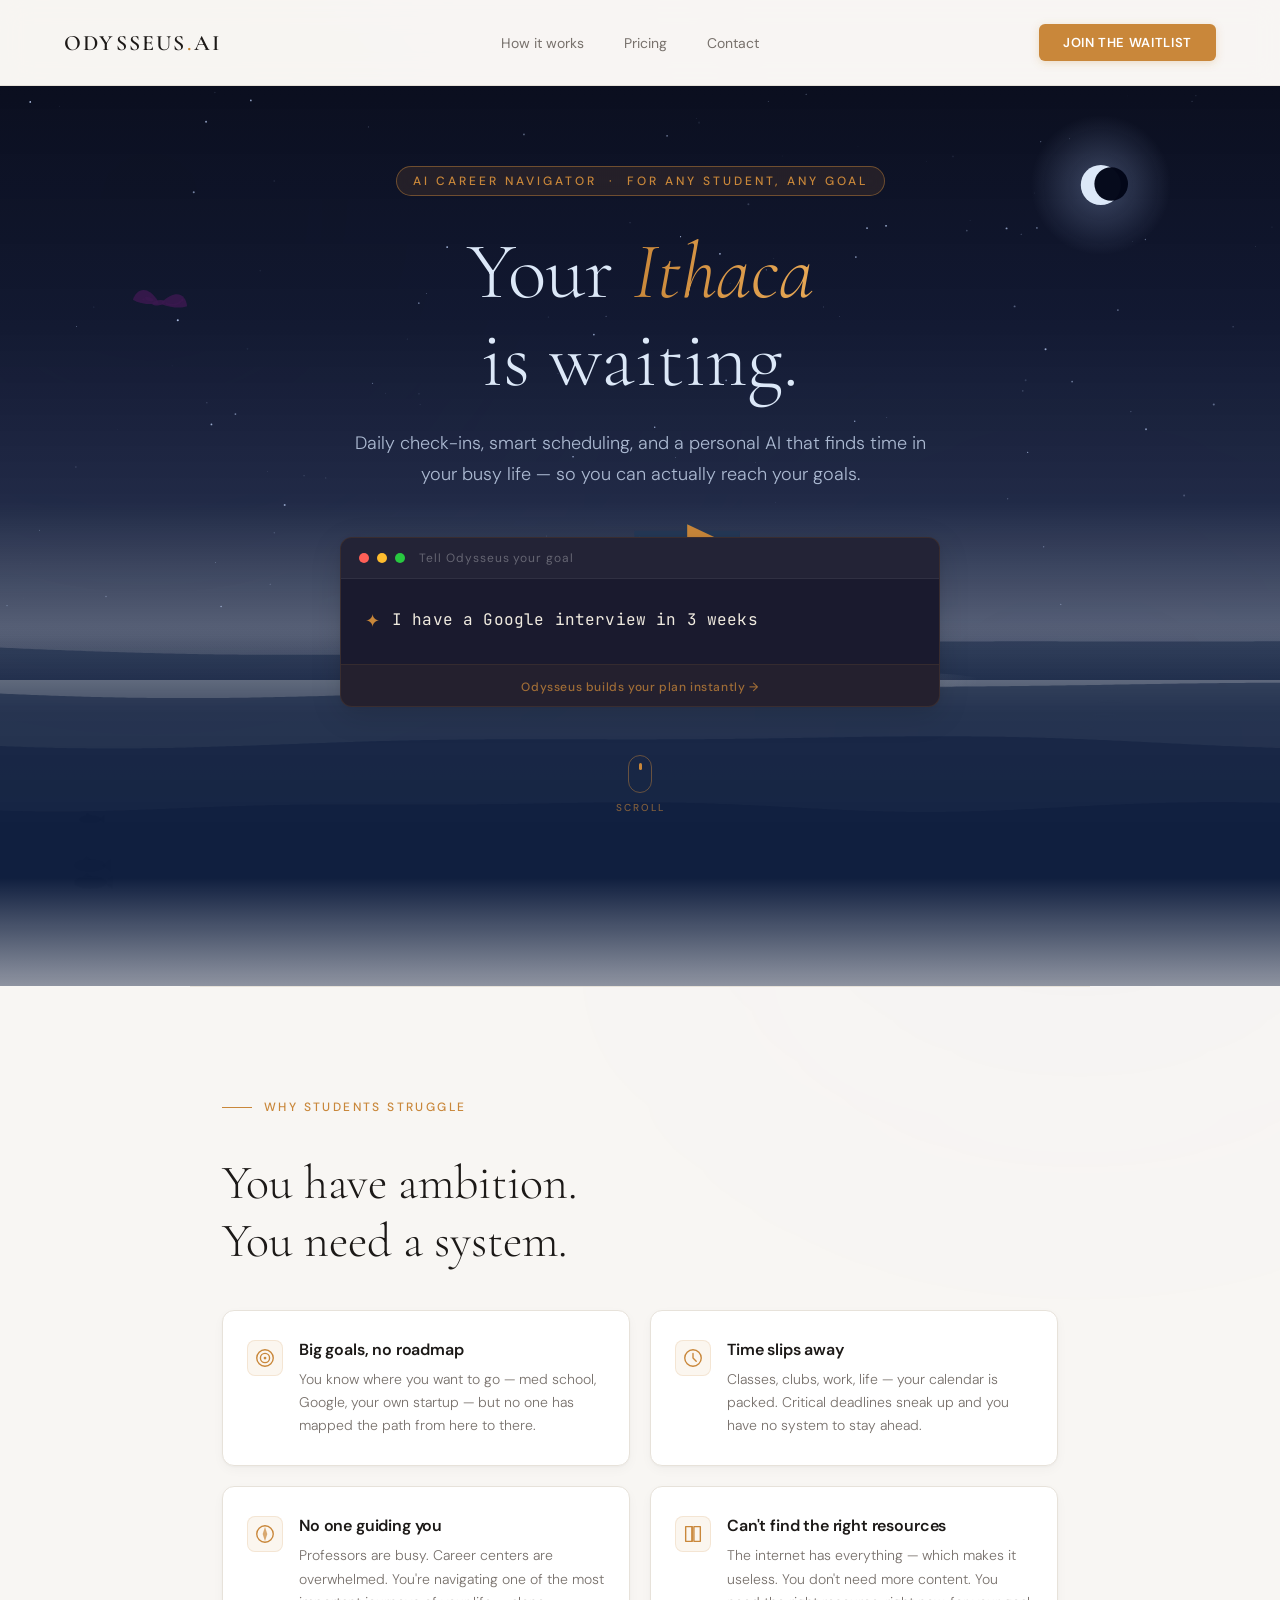
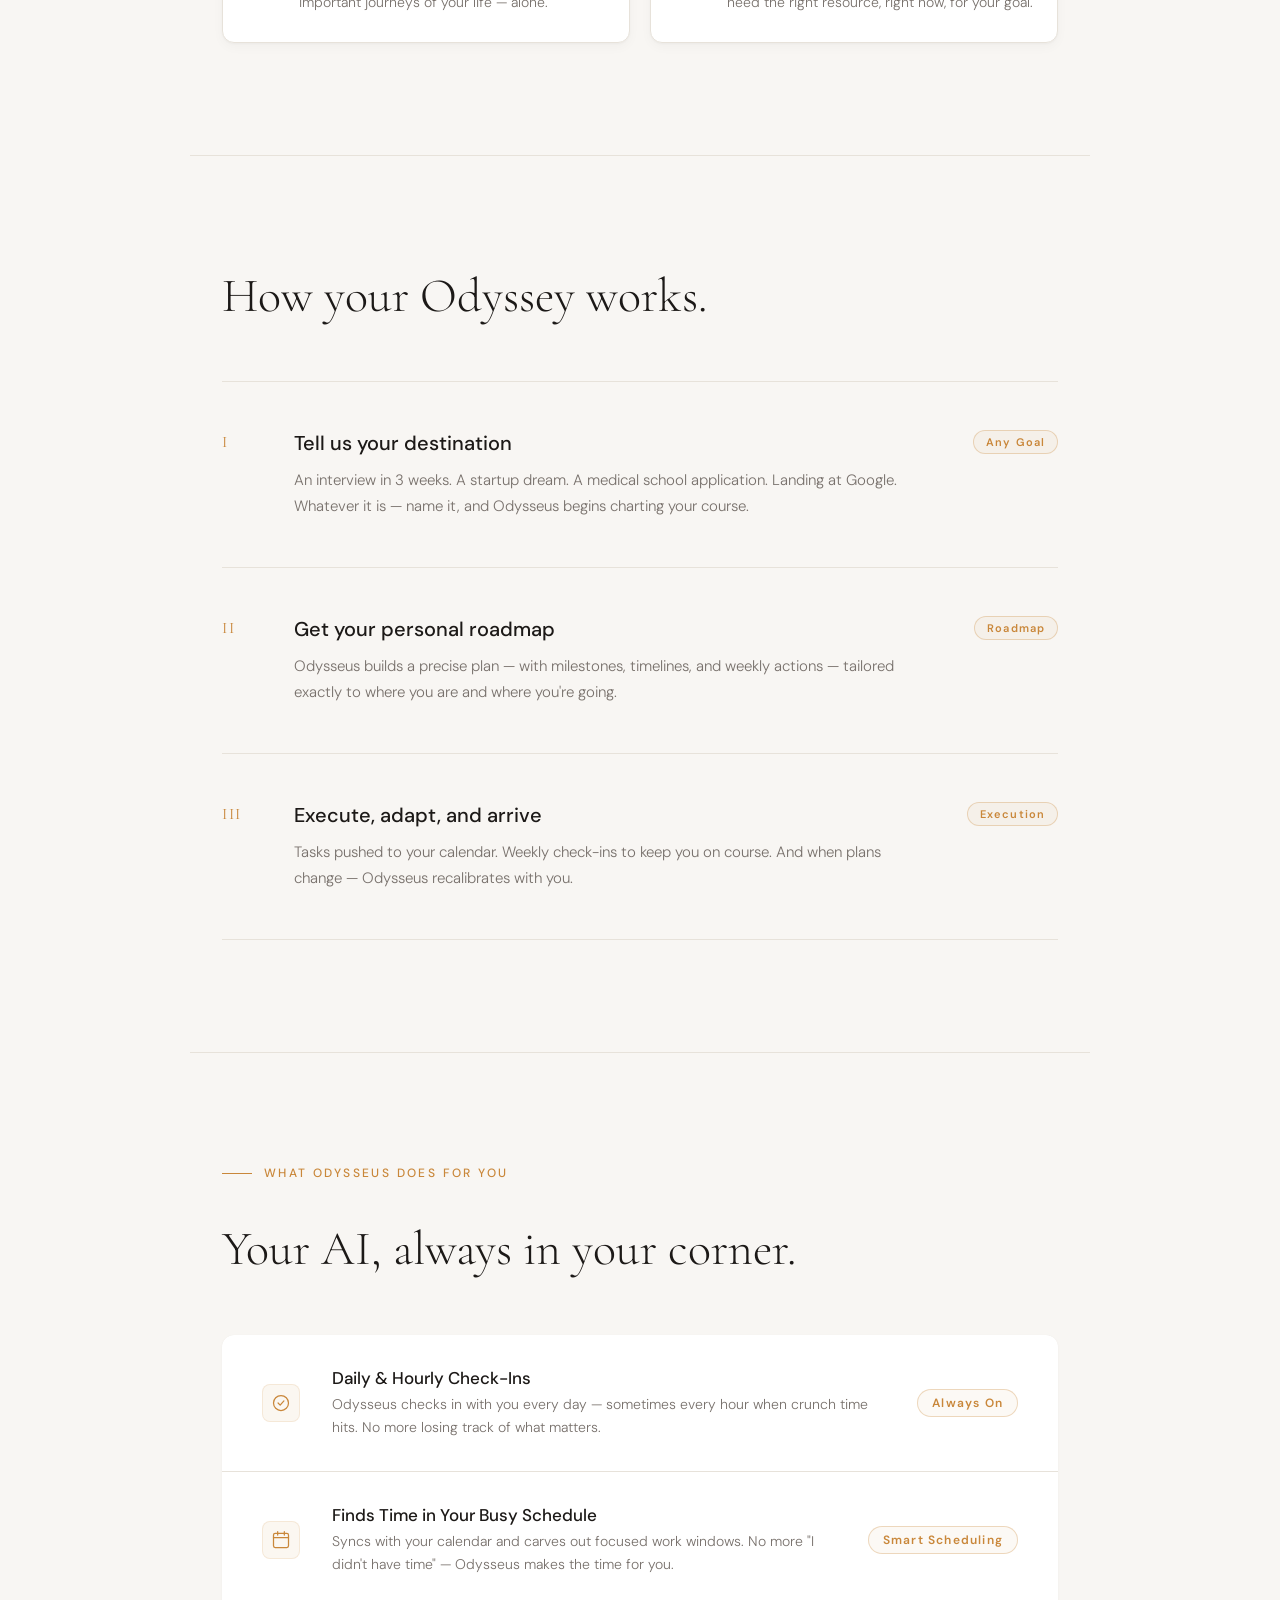
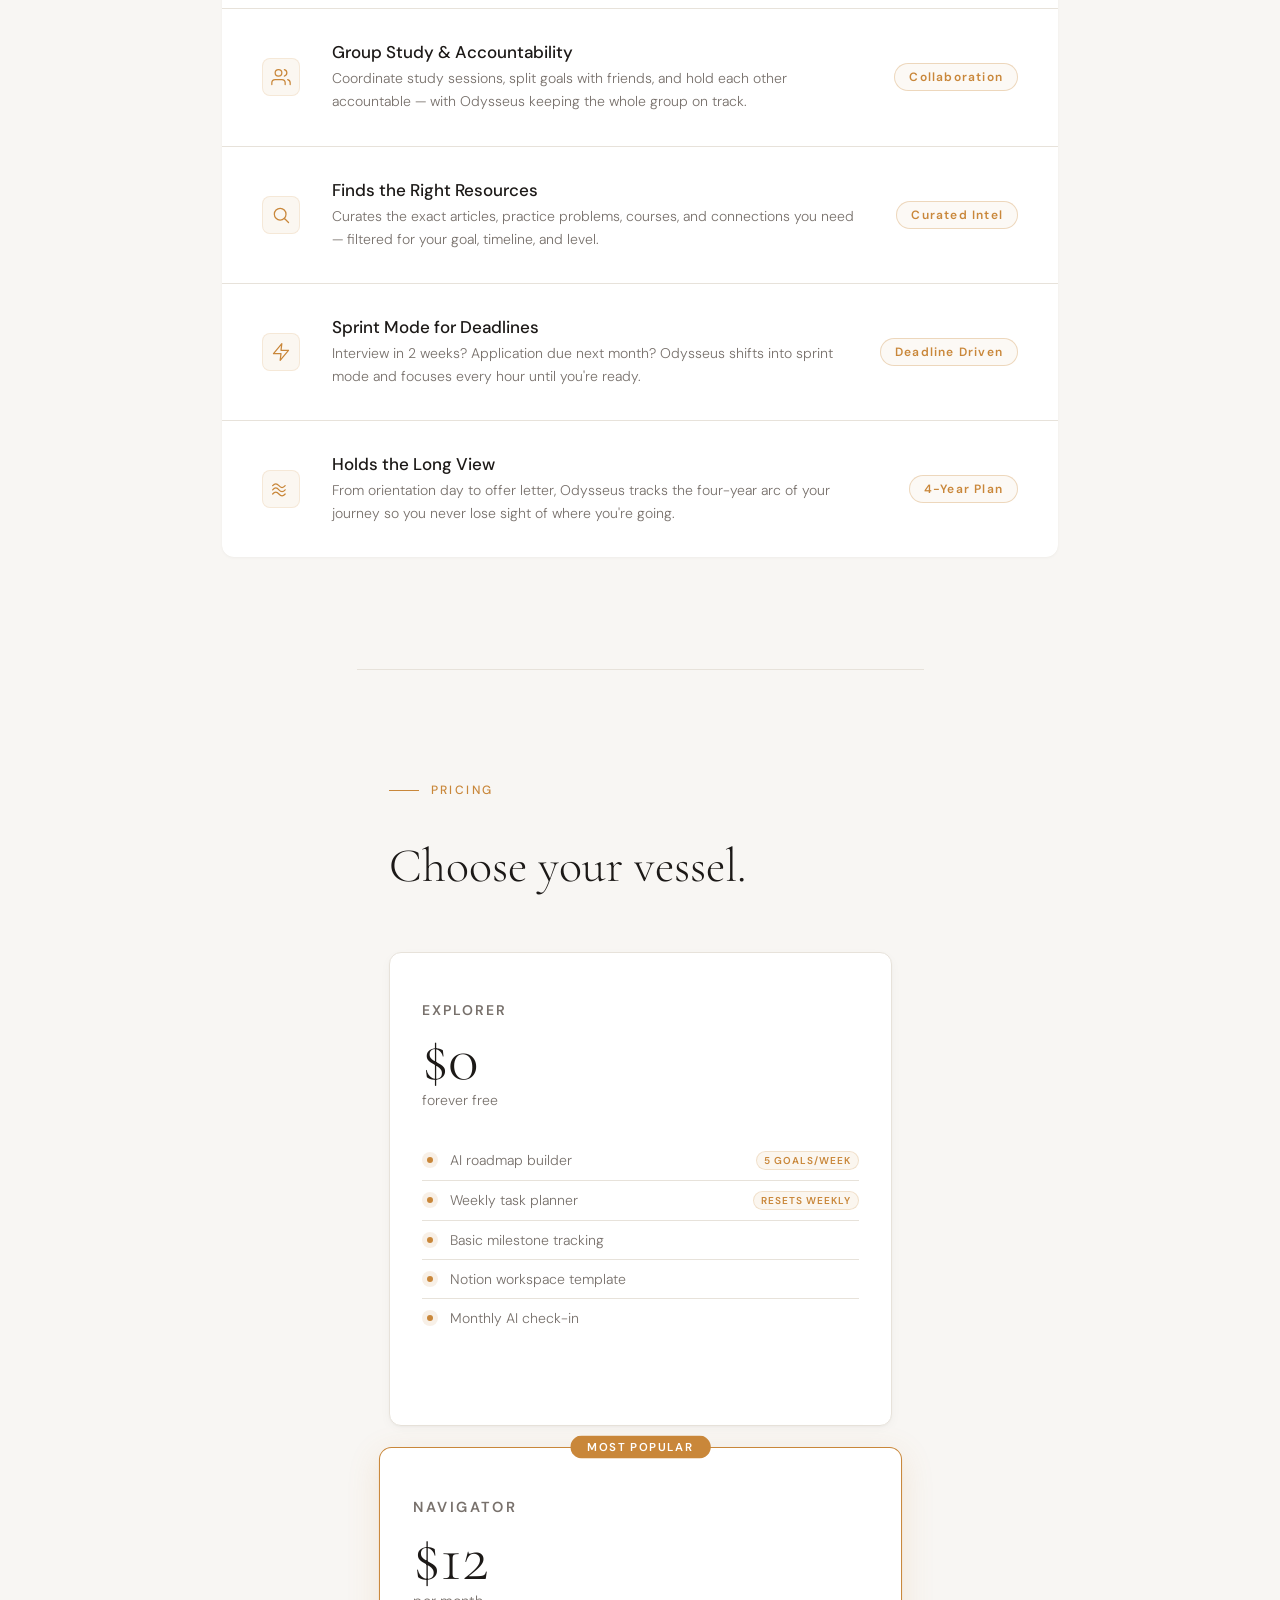
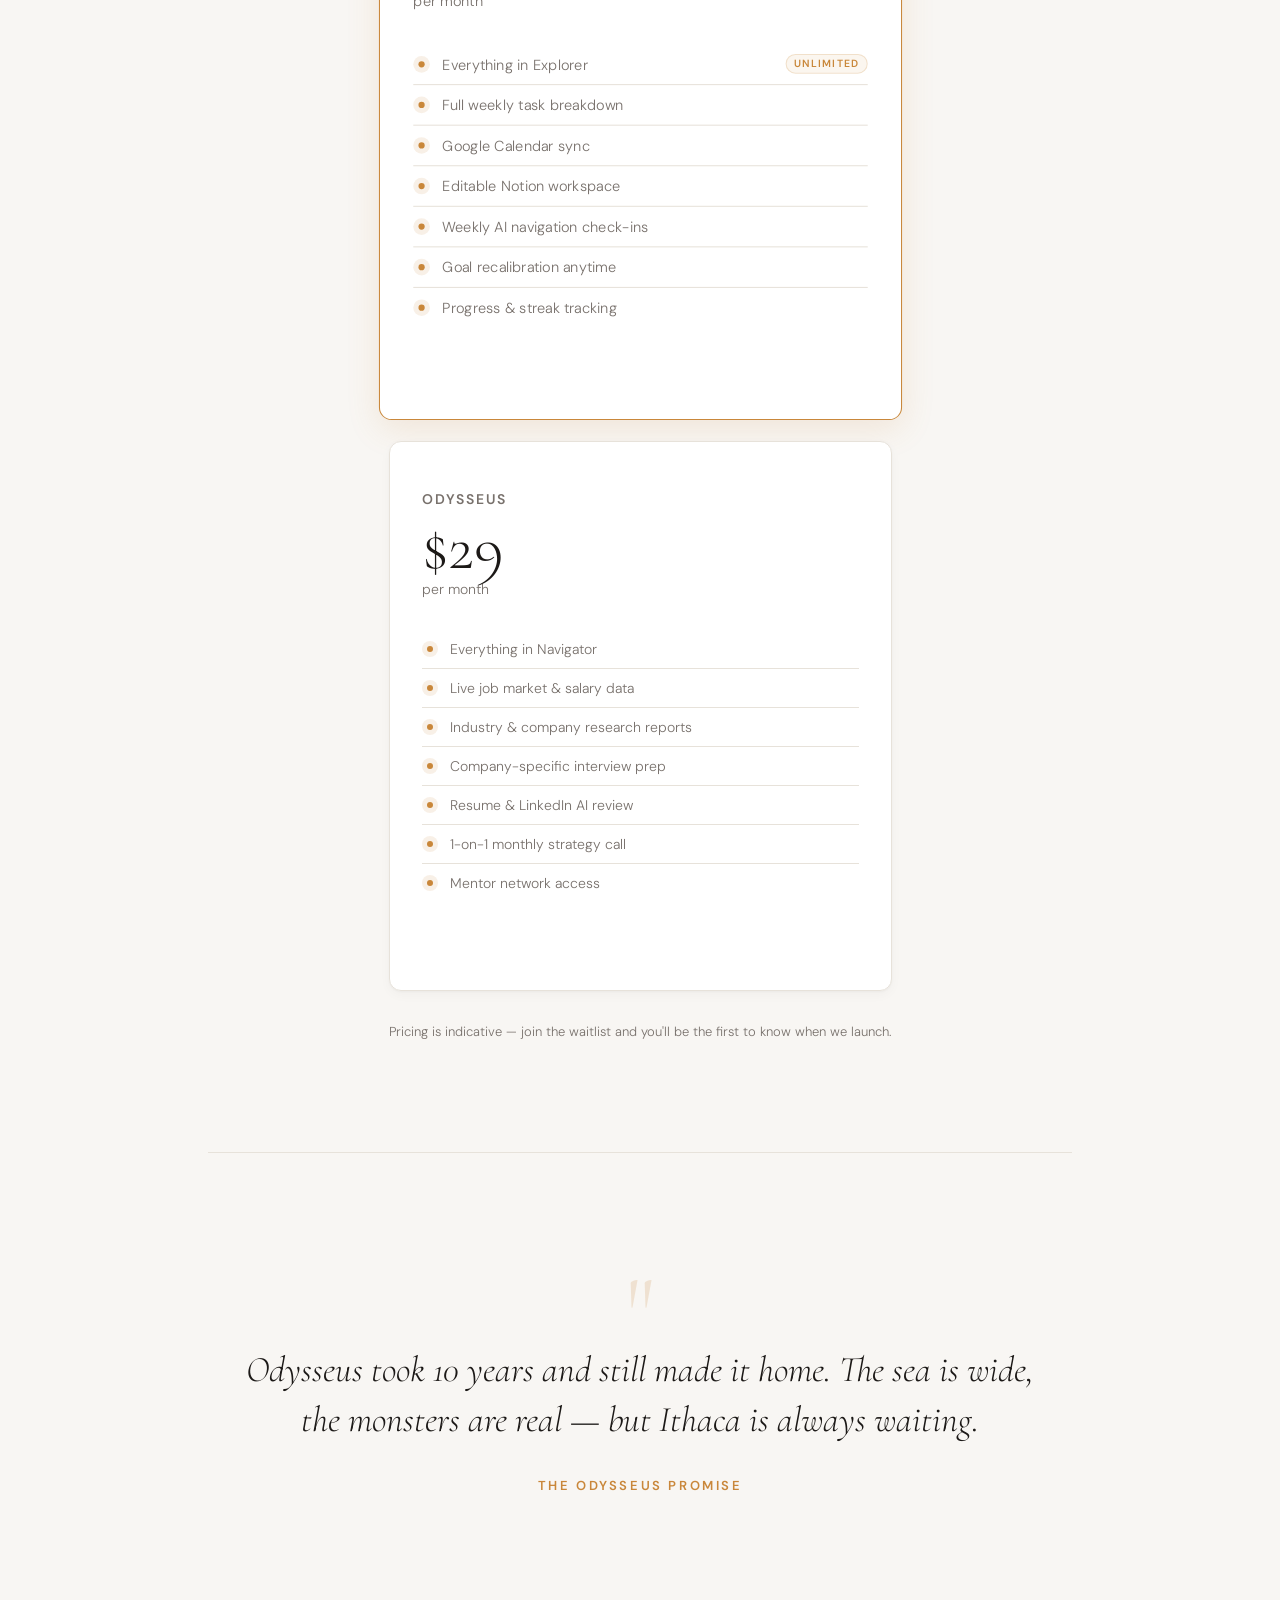
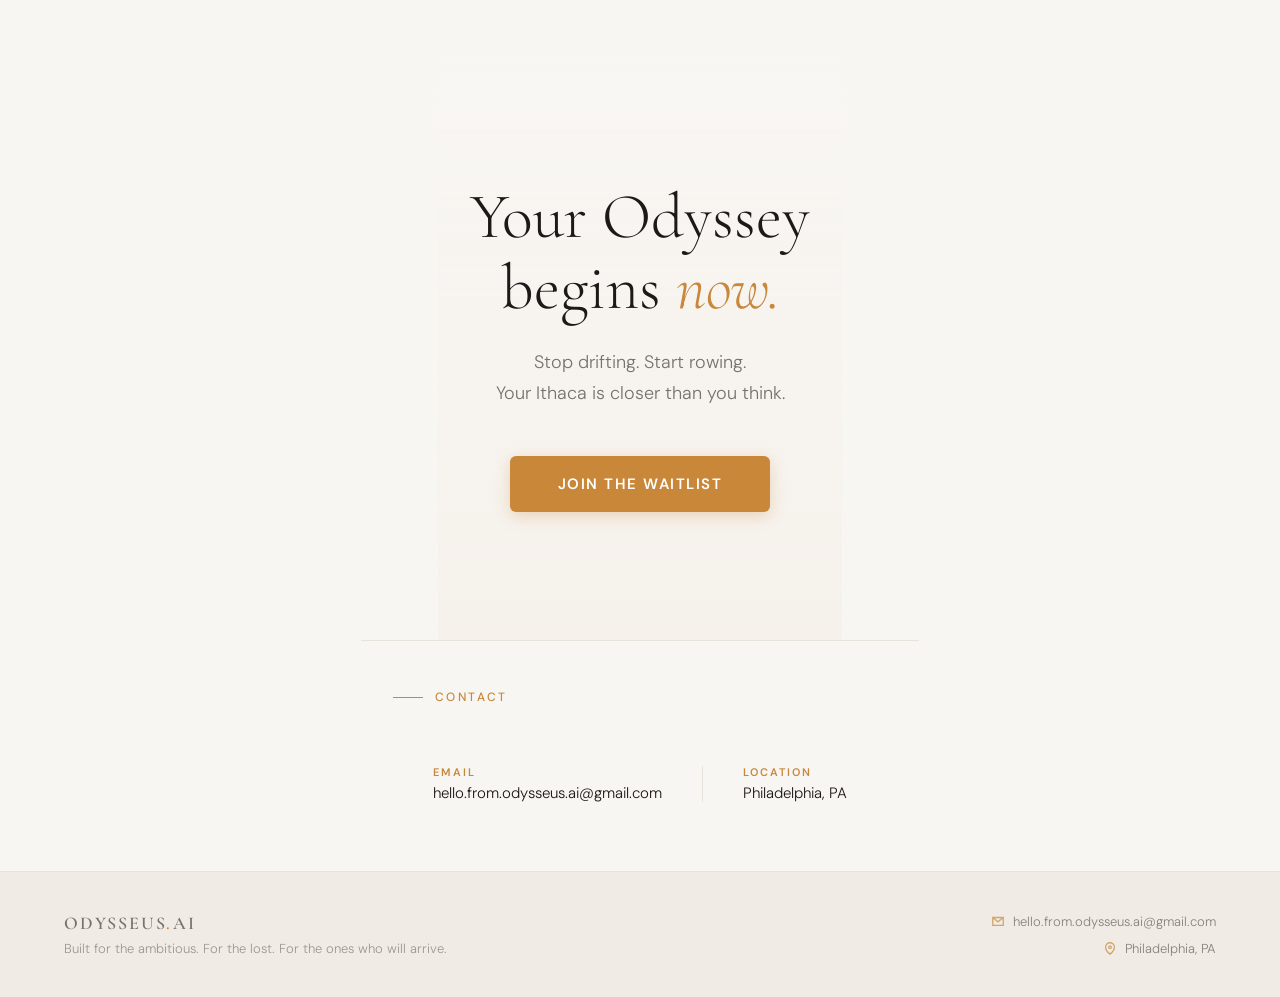
<file: index.html>
<!DOCTYPE html>
<html lang="en">
<head>
  <meta charset="UTF-8">
  <meta name="viewport" content="width=device-width, initial-scale=1.0, viewport-fit=cover">
  <title>Odysseus AI | Your Ambition, Mapped.</title>
  <meta name="description" content="Odysseus AI is your personal career navigator — for interviews next week, big dreams next year, or the entire journey ahead.">
  <link rel="stylesheet" href="styles.css">
  <link rel="icon" type="image/svg+xml" href="favicon.svg">
</head>
<body>
  <div class="stars" id="stars"></div>
  <div class="content">

    <nav>
      <a href="#" class="logo">ODYSSEUS<span>.</span>AI</a>
      <div class="nav-links">
        <a href="#how-sec" class="nav-link">How it works</a>
        <a href="#price-sec" class="nav-link">Pricing</a>
        <a href="#contact-sec" class="nav-link">Contact</a>
      </div>
      <a href="https://forms.gle/SqBXgmS1zUqwXqD68" target="_blank" class="nav-cta">Join the Waitlist</a>
      <button class="ham-btn" id="ham-btn" aria-label="Open menu">
        <span></span><span></span><span></span>
      </button>
    </nav>

    <!-- Mobile full-screen menu -->
    <div class="mob-menu" id="mob-menu">
      <button class="mob-close" id="mob-close" aria-label="Close menu">✕</button>
      <a href="#how-sec" class="mob-link">How it works</a>
      <a href="#price-sec" class="mob-link">Pricing</a>
      <a href="#contact-sec" class="mob-link">Contact</a>
      <a href="https://forms.gle/SqBXgmS1zUqwXqD68" target="_blank" class="mob-link mob-cta">Join the Waitlist →</a>
    </div>


    <div class="hero-wrapper">
    <canvas id="hero-canvas" class="hero-canvas"></canvas>
    <section class="hero" style="border-top:none;">
      <div class="eyebrow fade-up">AI Career Navigator &nbsp;·&nbsp; For Any Student, Any Goal</div>
      <h1 class="hero-title fade-up delay-1">Your <em>Ithaca</em><br>is waiting.</h1>
      <p class="hero-sub fade-up delay-2">Daily check-ins, smart scheduling, and a personal AI that finds time in your busy life — so you can actually reach your goals.</p>

      <!-- Typing demo widget -->
      <div class="typing-demo fade-up delay-3" id="typing-demo">
        <div class="typing-header">
          <span class="typing-dot"></span>
          <span class="typing-dot"></span>
          <span class="typing-dot"></span>
          <span class="typing-label">Tell Odysseus your goal</span>
        </div>
        <div class="typing-body">
          <span class="typing-prefix">✦</span>
          <span class="typing-text" id="typing-text"></span>
          <span class="typing-cursor" id="typing-cursor">|</span>
        </div>
        <div class="typing-footer">
          <span class="typing-hint">Odysseus builds your plan instantly →</span>
        </div>
      </div>

      <div class="scroll-hint fade-up" style="animation-delay:1.0s">
        <div class="scroll-mouse">
          <div class="scroll-wheel"></div>
        </div>
        <span class="scroll-label">Scroll</span>
      </div>
    </section>
    </div><!-- /.hero-wrapper -->

    <section class="reveal">
      <div class="section-label">Why Students Struggle</div>
      <h2 class="sec-title pain-title">You have ambition.<br>You need a system.</h2>
      <div class="pain-grid">
        <div class="pain-card">
          <div class="pain-icon">
            <svg viewBox="0 0 24 24" fill="none" stroke="currentColor" stroke-width="1.5" stroke-linecap="round" stroke-linejoin="round"><circle cx="12" cy="12" r="9"/><circle cx="12" cy="12" r="5"/><circle cx="12" cy="12" r="1.5" fill="currentColor" stroke="none"/></svg>
          </div>
          <div class="pain-card-body">
            <div class="pain-heading">Big goals, no roadmap</div>
            <p class="pain-text">You know where you want to go — med school, Google, your own startup — but no one has mapped the path from here to there.</p>
          </div>
        </div>
        <div class="pain-card">
          <div class="pain-icon">
            <svg viewBox="0 0 24 24" fill="none" stroke="currentColor" stroke-width="1.5" stroke-linecap="round" stroke-linejoin="round"><circle cx="12" cy="12" r="9"/><polyline points="12 7 12 12 15.5 15.5"/></svg>
          </div>
          <div class="pain-card-body">
            <div class="pain-heading">Time slips away</div>
            <p class="pain-text">Classes, clubs, work, life — your calendar is packed. Critical deadlines sneak up and you have no system to stay ahead.</p>
          </div>
        </div>
        <div class="pain-card">
          <div class="pain-icon">
            <svg viewBox="0 0 24 24" fill="none" stroke="currentColor" stroke-width="1.5" stroke-linecap="round" stroke-linejoin="round"><circle cx="12" cy="12" r="9"/><polygon points="12 4 14.5 12 12 20 9.5 12" fill="currentColor" stroke="none" opacity="0.7"/></svg>
          </div>
          <div class="pain-card-body">
            <div class="pain-heading">No one guiding you</div>
            <p class="pain-text">Professors are busy. Career centers are overwhelmed. You're navigating one of the most important journeys of your life — alone.</p>
          </div>
        </div>
        <div class="pain-card">
          <div class="pain-icon">
            <svg viewBox="0 0 24 24" fill="none" stroke="currentColor" stroke-width="1.5" stroke-linecap="round" stroke-linejoin="round"><path d="M4 4h7v16H4z"/><path d="M13 4h7v16h-7z"/><line x1="11" y1="4" x2="11" y2="20"/></svg>
          </div>
          <div class="pain-card-body">
            <div class="pain-heading">Can't find the right resources</div>
            <p class="pain-text">The internet has everything — which makes it useless. You don't need more content. You need the right resource, right now, for your goal.</p>
          </div>
        </div>
      </div>
    </section>

    <section id="how-sec" class="reveal">
      <h2 class="sec-title">How your Odyssey works.</h2>
      <div>
        <div class="step">
          <div class="step-num">I</div>
          <div class="step-content">
            <div class="step-title">Tell us your destination</div>
            <p class="step-desc">An interview in 3 weeks. A startup dream. A medical school application. Landing at Google. Whatever it is — name it, and Odysseus begins charting your course.</p>
          </div>
          <div class="step-tag">Any Goal</div>
        </div>
        <div class="step">
          <div class="step-num">II</div>
          <div class="step-content">
            <div class="step-title">Get your personal roadmap</div>
            <p class="step-desc">Odysseus builds a precise plan — with milestones, timelines, and weekly actions — tailored exactly to where you are and where you're going.</p>
          </div>
          <div class="step-tag">Roadmap</div>
        </div>
        <div class="step">
          <div class="step-num">III</div>
          <div class="step-content">
            <div class="step-title">Execute, adapt, and arrive</div>
            <p class="step-desc">Tasks pushed to your calendar. Weekly check-ins to keep you on course. And when plans change — Odysseus recalibrates with you.</p>
          </div>
          <div class="step-tag">Execution</div>
        </div>
      </div>
    </section>

    <section class="reveal">
      <div class="section-label">What Odysseus Does For You</div>
      <h2 class="sec-title">Your AI, always in your corner.</h2>
      <div class="use-case-list">
        <div class="use-case">
          <div class="use-case-icon">
            <svg viewBox="0 0 24 24" fill="none" stroke="currentColor" stroke-width="1.5" stroke-linecap="round" stroke-linejoin="round"><circle cx="12" cy="12" r="9"/><polyline points="8.5 12 11 14.5 15.5 9.5"/></svg>
          </div>
          <div class="use-case-content">
            <div class="use-case-title">Daily &amp; Hourly Check-Ins</div>
            <p class="use-case-desc">Odysseus checks in with you every day — sometimes every hour when crunch time hits. No more losing track of what matters.</p>
          </div>
          <div class="use-case-tag">Always On</div>
        </div>
        <div class="use-case">
          <div class="use-case-icon">
            <svg viewBox="0 0 24 24" fill="none" stroke="currentColor" stroke-width="1.5" stroke-linecap="round" stroke-linejoin="round"><rect x="3" y="4" width="18" height="17" rx="2"/><line x1="3" y1="9" x2="21" y2="9"/><line x1="8" y1="2" x2="8" y2="6"/><line x1="16" y1="2" x2="16" y2="6"/></svg>
          </div>
          <div class="use-case-content">
            <div class="use-case-title">Finds Time in Your Busy Schedule</div>
            <p class="use-case-desc">Syncs with your calendar and carves out focused work windows. No more "I didn't have time" — Odysseus makes the time for you.</p>
          </div>
          <div class="use-case-tag">Smart Scheduling</div>
        </div>
        <div class="use-case">
          <div class="use-case-icon">
            <svg viewBox="0 0 24 24" fill="none" stroke="currentColor" stroke-width="1.5" stroke-linecap="round" stroke-linejoin="round"><path d="M17 21v-2a4 4 0 0 0-4-4H5a4 4 0 0 0-4 4v2"/><circle cx="9" cy="7" r="4"/><path d="M23 21v-2a4 4 0 0 0-3-3.87"/><path d="M16 3.13a4 4 0 0 1 0 7.75"/></svg>
          </div>
          <div class="use-case-content">
            <div class="use-case-title">Group Study &amp; Accountability</div>
            <p class="use-case-desc">Coordinate study sessions, split goals with friends, and hold each other accountable — with Odysseus keeping the whole group on track.</p>
          </div>
          <div class="use-case-tag">Collaboration</div>
        </div>
        <div class="use-case">
          <div class="use-case-icon">
            <svg viewBox="0 0 24 24" fill="none" stroke="currentColor" stroke-width="1.5" stroke-linecap="round" stroke-linejoin="round"><circle cx="11" cy="11" r="7"/><line x1="16.5" y1="16.5" x2="21" y2="21"/></svg>
          </div>
          <div class="use-case-content">
            <div class="use-case-title">Finds the Right Resources</div>
            <p class="use-case-desc">Curates the exact articles, practice problems, courses, and connections you need — filtered for your goal, timeline, and level.</p>
          </div>
          <div class="use-case-tag">Curated Intel</div>
        </div>
        <div class="use-case">
          <div class="use-case-icon">
            <svg viewBox="0 0 24 24" fill="none" stroke="currentColor" stroke-width="1.5" stroke-linecap="round" stroke-linejoin="round"><polyline points="13 2 3 14 12 14 11 22 21 10 12 10 13 2"/></svg>
          </div>
          <div class="use-case-content">
            <div class="use-case-title">Sprint Mode for Deadlines</div>
            <p class="use-case-desc">Interview in 2 weeks? Application due next month? Odysseus shifts into sprint mode and focuses every hour until you're ready.</p>
          </div>
          <div class="use-case-tag">Deadline Driven</div>
        </div>
        <div class="use-case">
          <div class="use-case-icon">
            <svg viewBox="0 0 24 24" fill="none" stroke="currentColor" stroke-width="1.5" stroke-linecap="round"><path d="M2 8 c2.5-3 5-3 7.5 0s5 3 7.5 0"/><path d="M2 13 c2.5-3 5-3 7.5 0s5 3 7.5 0"/><path d="M2 18 c2.5-3 5-3 7.5 0s5 3 7.5 0"/></svg>
          </div>
          <div class="use-case-content">
            <div class="use-case-title">Holds the Long View</div>
            <p class="use-case-desc">From orientation day to offer letter, Odysseus tracks the four-year arc of your journey so you never lose sight of where you're going.</p>
          </div>
          <div class="use-case-tag">4-Year Plan</div>
        </div>
      </div>
    </section>

    <section id="price-sec" class="reveal">
      <div class="section-label">Pricing</div>
      <h2 class="sec-title">Choose your vessel.</h2>
      <div class="price-grid">
        <div class="price-card">
          <div class="price-tier">Explorer</div>
          <div class="price-amount">$0</div>
          <div class="price-period">forever free</div>
          <ul class="price-features">
            <li><span class="check"></span>AI roadmap builder <span class="feat-limit">5 goals/week</span></li>
            <li><span class="check"></span>Weekly task planner <span class="feat-limit">resets weekly</span></li>
            <li><span class="check"></span>Basic milestone tracking</li>
            <li><span class="check"></span>Notion workspace template</li>
            <li><span class="check"></span>Monthly AI check-in</li>
          </ul>
        </div>
        <div class="price-card featured">
          <div class="price-badge">Most Popular</div>
          <div class="price-tier">Navigator</div>
          <div class="price-amount">$12</div>
          <div class="price-period">per month</div>
          <ul class="price-features">
            <li><span class="check"></span>Everything in Explorer <span class="feat-limit">unlimited</span></li>
            <li><span class="check"></span>Full weekly task breakdown</li>
            <li><span class="check"></span>Google Calendar sync</li>
            <li><span class="check"></span>Editable Notion workspace</li>
            <li><span class="check"></span>Weekly AI navigation check-ins</li>
            <li><span class="check"></span>Goal recalibration anytime</li>
            <li><span class="check"></span>Progress & streak tracking</li>
          </ul>
        </div>
        <div class="price-card">
          <div class="price-tier">Odysseus</div>
          <div class="price-amount">$29</div>
          <div class="price-period">per month</div>
          <ul class="price-features">
            <li><span class="check"></span>Everything in Navigator</li>
            <li><span class="check"></span>Live job market & salary data</li>
            <li><span class="check"></span>Industry & company research reports</li>
            <li><span class="check"></span>Company-specific interview prep</li>
            <li><span class="check"></span>Resume & LinkedIn AI review</li>
            <li><span class="check"></span>1-on-1 monthly strategy call</li>
            <li><span class="check"></span>Mentor network access</li>
          </ul>
        </div>
      </div>
      <p class="price-note">Pricing is indicative — join the waitlist and you'll be the first to know when we launch.</p>
    </section>


    <section class="quote-section reveal">
      <div class="quote-mark">"</div>
      <p class="quote-text">Odysseus took 10 years and still made it home. The sea is wide, the monsters are real — but Ithaca is always waiting.</p>
      <div class="quote-attr">The Odysseus Promise</div>
    </section>

    <section class="final-cta reveal">
      <h2 class="final-title">Your Odyssey<br>begins <em>now.</em></h2>
      <p class="final-sub">Stop drifting. Start rowing.<br>Your Ithaca is closer than you think.</p>
      <a href="https://forms.gle/SqBXgmS1zUqwXqD68" target="_blank" class="final-btn">Join the Waitlist</a>
    </section>

    <section id="contact-sec" class="reveal contact-section">
      <div class="section-label">Contact</div>
      <div class="contact-row">
        <a href="mailto:hello.from.odysseus.ai@gmail.com" class="contact-item">
          <span class="contact-item-label">Email</span>
          <span class="contact-item-value">hello.from.odysseus.ai@gmail.com</span>
        </a>
        <div class="contact-divider"></div>
        <div class="contact-item">
          <span class="contact-item-label">Location</span>
          <span class="contact-item-value">Philadelphia, PA</span>
        </div>
      </div>
    </section>

    <footer>
      <div class="footer-left">
        <div class="footer-logo">ODYSSEUS<span>.</span>AI</div>
        <div class="footer-copy">Built for the ambitious. For the lost. For the ones who will arrive.</div>
      </div>
      <div class="footer-contact">
        <div class="footer-contact-item">
          <svg viewBox="0 0 16 16" fill="none" stroke="currentColor" stroke-width="1.5">
            <path d="M2 4l6 5 6-5M2 4h12v9H2V4z"/>
          </svg>
          <a href="mailto:hello.from.odysseus.ai@gmail.com">hello.from.odysseus.ai@gmail.com</a>
        </div>
        <div class="footer-contact-item">
          <svg viewBox="0 0 16 16" fill="none" stroke="currentColor" stroke-width="1.5">
            <path d="M8 2C5.2 2 3 4.2 3 7c0 4 5 8 5 8s5-4 5-8c0-2.8-2.2-5-5-5zm0 6.5a1.5 1.5 0 110-3 1.5 1.5 0 010 3z"/>
          </svg>
          <span>Philadelphia, PA</span>
        </div>
      </div>
    </footer>

  </div>

  <script src="script.js"></script>
</body>
</html>
</file>
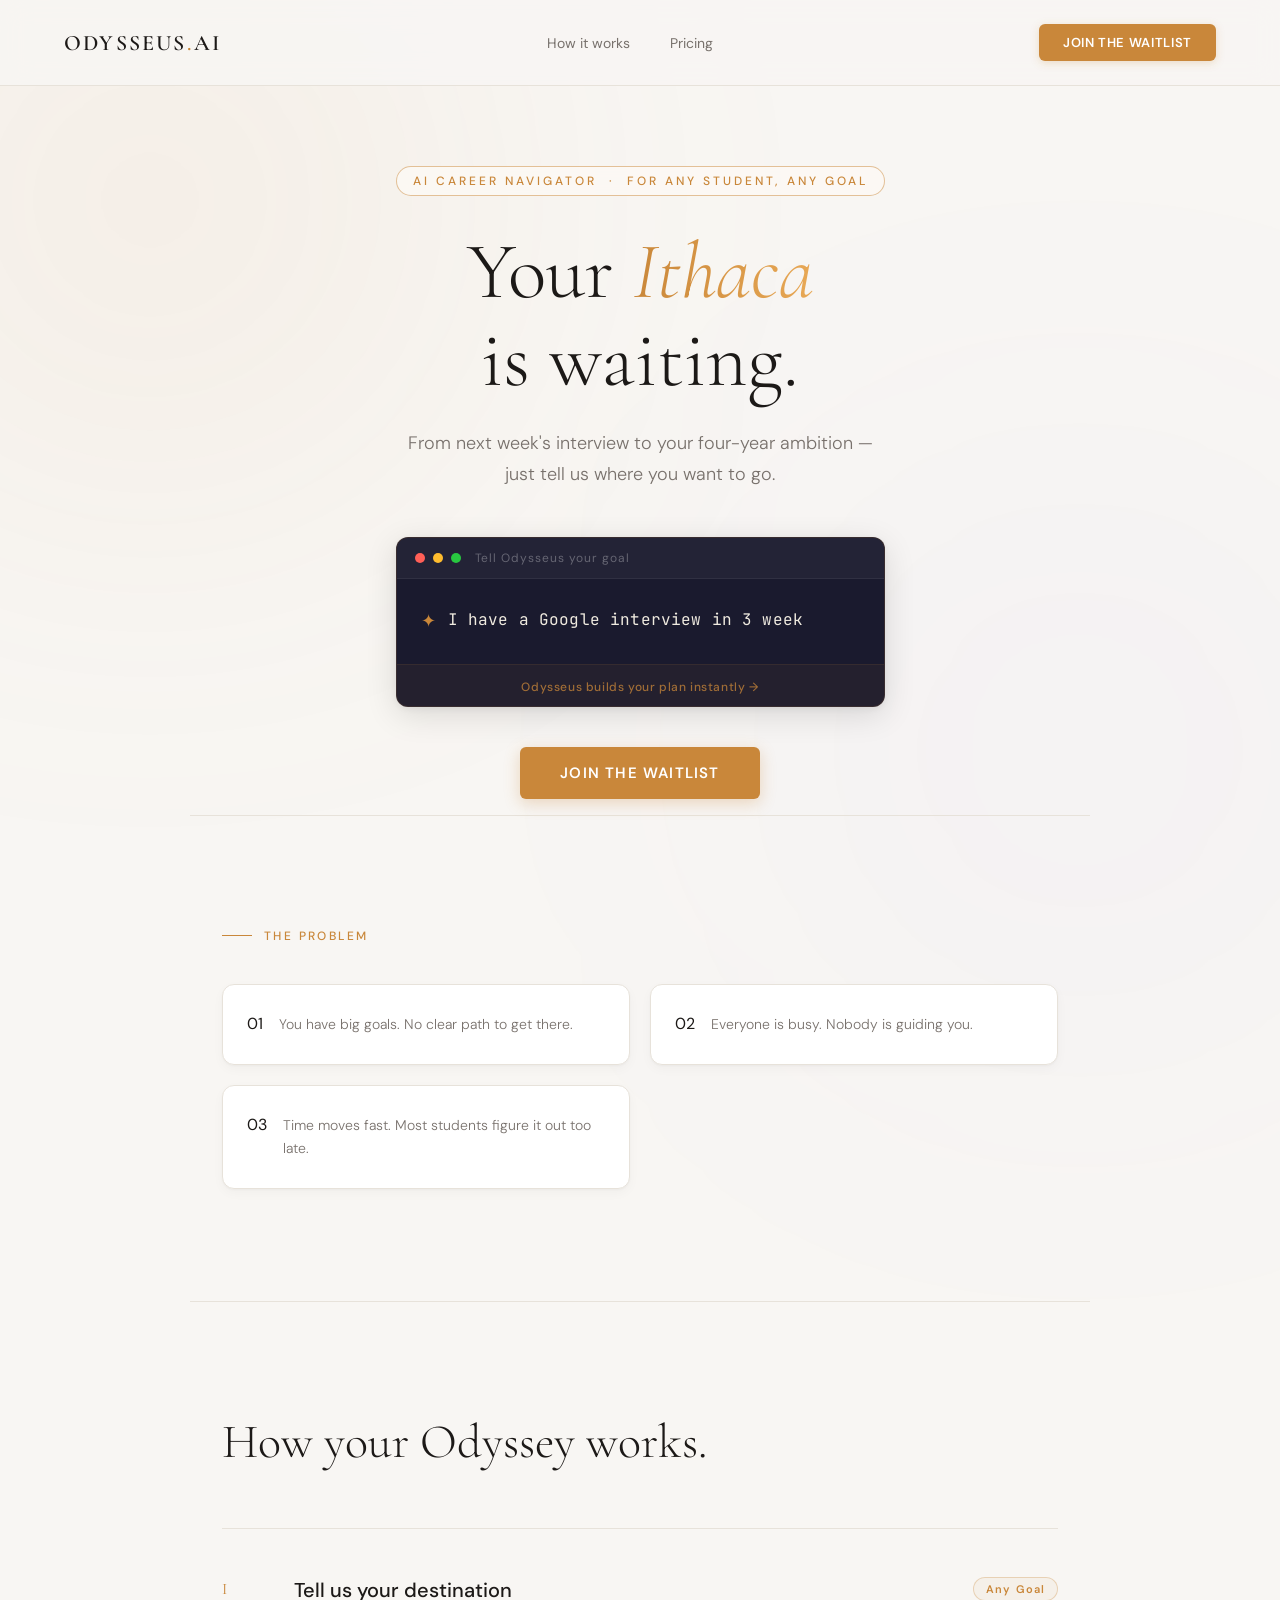
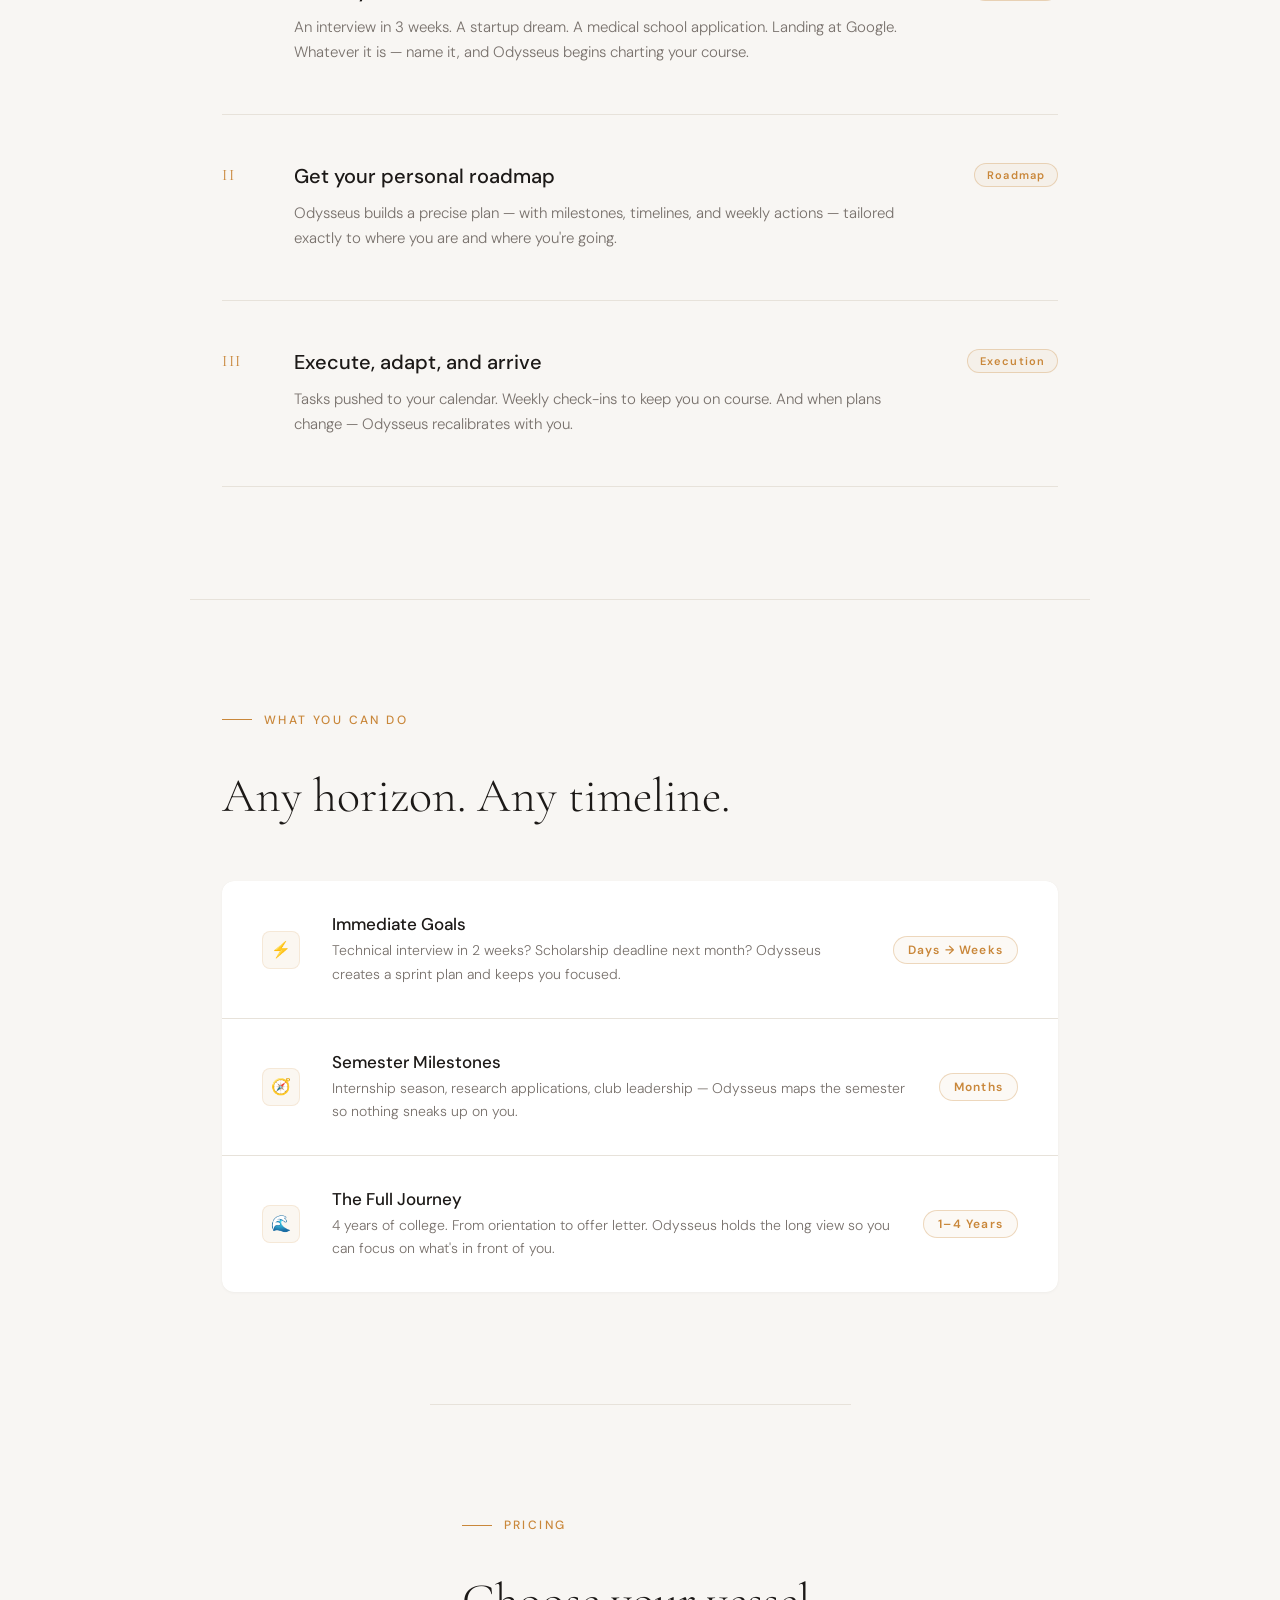
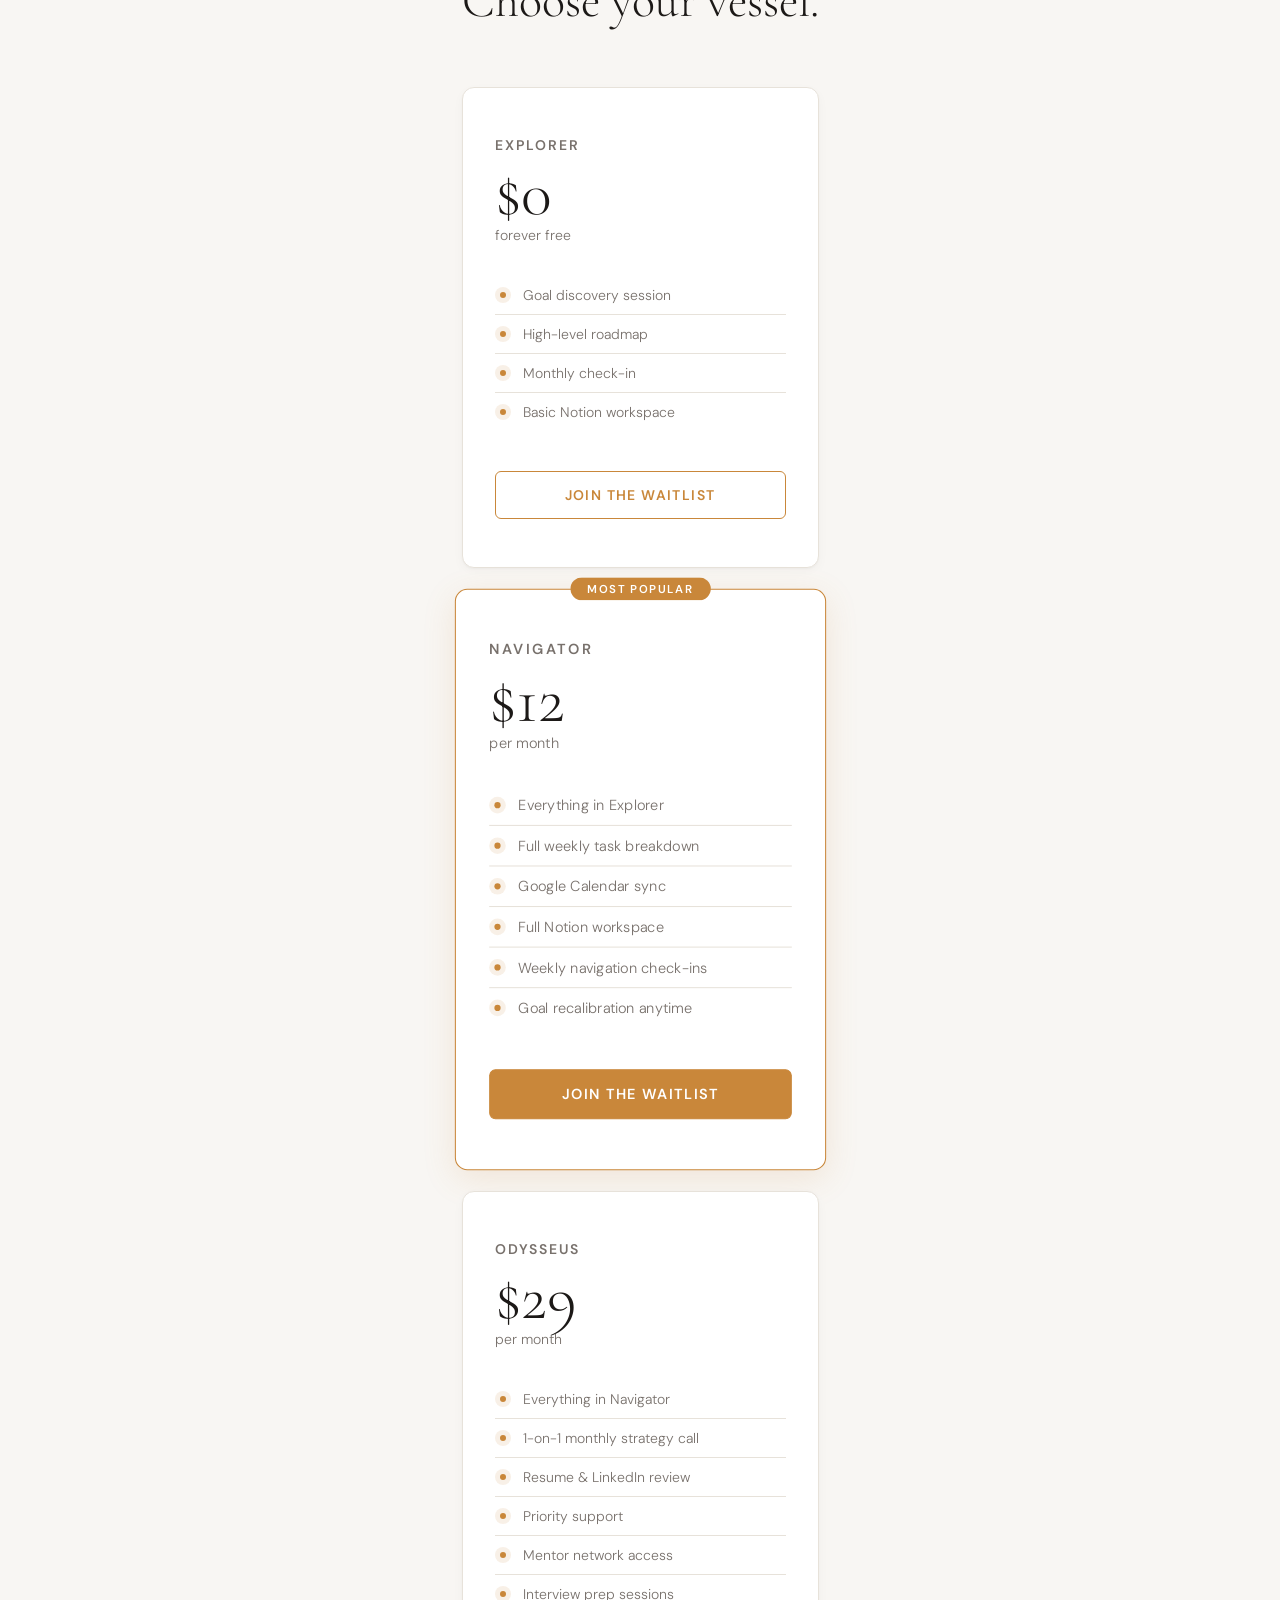
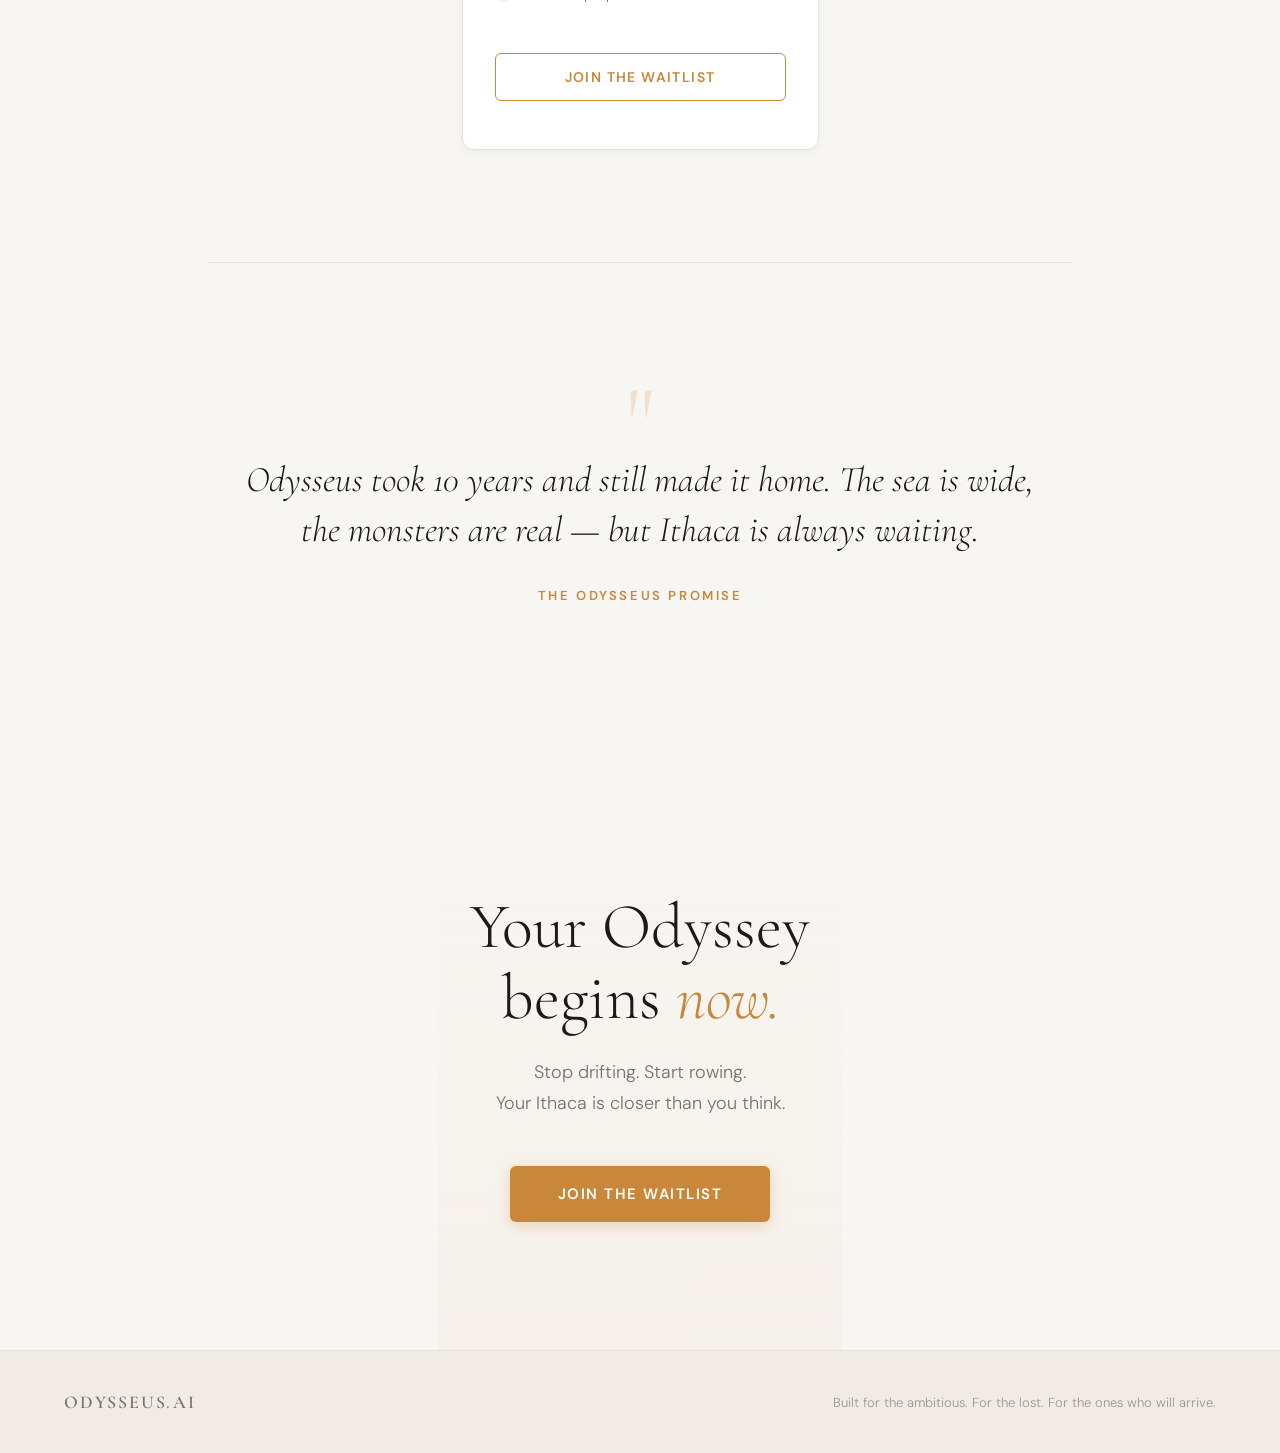
<file: odysseus_ai_full_landing_page.html>
<!DOCTYPE html>
<html lang="en">
<head>
  <meta charset="UTF-8">
  <meta name="viewport" content="width=device-width, initial-scale=1.0">
  <title>Odysseus AI | Your Ambition, Mapped.</title>
  <meta name="description" content="Odysseus AI is your personal career navigator — for interviews next week, big dreams next year, or the entire journey ahead.">
  <link rel="stylesheet" href="styles.css">
</head>
<body>
  <div class="stars" id="stars"></div>
  <div class="content">

    <nav>
      <a href="#" class="logo">ODYSSEUS<span>.</span>AI</a>
      <div class="nav-links">
        <a href="#how-sec" class="nav-link">How it works</a>
        <a href="#price-sec" class="nav-link">Pricing</a>
      </div>
      <a href="https://forms.gle/your-google-form-link" target="_blank" class="nav-cta">Join the Waitlist</a>
    </nav>

    <section class="hero" style="border-top:none;">
      <div class="eyebrow fade-up">AI Career Navigator &nbsp;·&nbsp; For Any Student, Any Goal</div>
      <h1 class="hero-title fade-up delay-1">Your <em>Ithaca</em><br>is waiting.</h1>
      <p class="hero-sub fade-up delay-2">From next week's interview to your four-year ambition —<br>just tell us where you want to go.</p>

      <!-- Typing demo widget -->
      <div class="typing-demo fade-up delay-3" id="typing-demo">
        <div class="typing-header">
          <span class="typing-dot"></span>
          <span class="typing-dot"></span>
          <span class="typing-dot"></span>
          <span class="typing-label">Tell Odysseus your goal</span>
        </div>
        <div class="typing-body">
          <span class="typing-prefix">✦</span>
          <span class="typing-text" id="typing-text"></span>
          <span class="typing-cursor" id="typing-cursor">|</span>
        </div>
        <div class="typing-footer">
          <span class="typing-hint">Odysseus builds your plan instantly →</span>
        </div>
      </div>

      <a href="https://forms.gle/your-google-form-link" target="_blank" class="hero-cta fade-up delay-4">Join the Waitlist</a>
      <div class="scroll-line fade-up" style="animation-delay:1.2s"></div>
    </section>

    <section class="reveal">
      <div class="section-label">The Problem</div>
      <div class="pain-grid">
        <div class="pain-card">
          <div class="pain-num">01</div>
          <p class="pain-text">You have big goals. No clear path to get there.</p>
        </div>
        <div class="pain-card">
          <div class="pain-num">02</div>
          <p class="pain-text">Everyone is busy. Nobody is guiding you.</p>
        </div>
        <div class="pain-card">
          <div class="pain-num">03</div>
          <p class="pain-text">Time moves fast. Most students figure it out too late.</p>
        </div>
      </div>
    </section>

    <section id="how-sec" class="reveal">
      <h2 class="sec-title">How your Odyssey works.</h2>
      <div>
        <div class="step">
          <div class="step-num">I</div>
          <div class="step-content">
            <div class="step-title">Tell us your destination</div>
            <p class="step-desc">An interview in 3 weeks. A startup dream. A medical school application. Landing at Google. Whatever it is — name it, and Odysseus begins charting your course.</p>
          </div>
          <div class="step-tag">Any Goal</div>
        </div>
        <div class="step">
          <div class="step-num">II</div>
          <div class="step-content">
            <div class="step-title">Get your personal roadmap</div>
            <p class="step-desc">Odysseus builds a precise plan — with milestones, timelines, and weekly actions — tailored exactly to where you are and where you're going.</p>
          </div>
          <div class="step-tag">Roadmap</div>
        </div>
        <div class="step">
          <div class="step-num">III</div>
          <div class="step-content">
            <div class="step-title">Execute, adapt, and arrive</div>
            <p class="step-desc">Tasks pushed to your calendar. Weekly check-ins to keep you on course. And when plans change — Odysseus recalibrates with you.</p>
          </div>
          <div class="step-tag">Execution</div>
        </div>
      </div>
    </section>

    <section class="reveal">
      <div class="section-label">What You Can Do</div>
      <h2 class="sec-title">Any horizon. Any timeline.</h2>
      <div class="use-case-list">
        <div class="use-case">
          <div class="use-case-icon">⚡</div>
          <div class="use-case-content">
            <div class="use-case-title">Immediate Goals</div>
            <p class="use-case-desc">Technical interview in 2 weeks? Scholarship deadline next month? Odysseus creates a sprint plan and keeps you focused.</p>
          </div>
          <div class="use-case-tag">Days → Weeks</div>
        </div>
        <div class="use-case">
          <div class="use-case-icon">🧭</div>
          <div class="use-case-content">
            <div class="use-case-title">Semester Milestones</div>
            <p class="use-case-desc">Internship season, research applications, club leadership — Odysseus maps the semester so nothing sneaks up on you.</p>
          </div>
          <div class="use-case-tag">Months</div>
        </div>
        <div class="use-case">
          <div class="use-case-icon">🌊</div>
          <div class="use-case-content">
            <div class="use-case-title">The Full Journey</div>
            <p class="use-case-desc">4 years of college. From orientation to offer letter. Odysseus holds the long view so you can focus on what's in front of you.</p>
          </div>
          <div class="use-case-tag">1–4 Years</div>
        </div>
      </div>
    </section>

    <section id="price-sec" class="reveal">
      <div class="section-label">Pricing</div>
      <h2 class="sec-title">Choose your vessel.</h2>
      <div class="price-grid">
        <div class="price-card">
          <div class="price-tier">Explorer</div>
          <div class="price-amount">$0</div>
          <div class="price-period">forever free</div>
          <ul class="price-features">
            <li><span class="check"></span>Goal discovery session</li>
            <li><span class="check"></span>High-level roadmap</li>
            <li><span class="check"></span>Monthly check-in</li>
            <li><span class="check"></span>Basic Notion workspace</li>
          </ul>
          <a href="https://forms.gle/your-google-form-link" target="_blank" class="price-btn">Join the Waitlist</a>
        </div>
        <div class="price-card featured">
          <div class="price-badge">Most Popular</div>
          <div class="price-tier">Navigator</div>
          <div class="price-amount">$12</div>
          <div class="price-period">per month</div>
          <ul class="price-features">
            <li><span class="check"></span>Everything in Explorer</li>
            <li><span class="check"></span>Full weekly task breakdown</li>
            <li><span class="check"></span>Google Calendar sync</li>
            <li><span class="check"></span>Full Notion workspace</li>
            <li><span class="check"></span>Weekly navigation check-ins</li>
            <li><span class="check"></span>Goal recalibration anytime</li>
          </ul>
          <a href="https://forms.gle/your-google-form-link" target="_blank" class="price-btn primary">Join the Waitlist</a>
        </div>
        <div class="price-card">
          <div class="price-tier">Odysseus</div>
          <div class="price-amount">$29</div>
          <div class="price-period">per month</div>
          <ul class="price-features">
            <li><span class="check"></span>Everything in Navigator</li>
            <li><span class="check"></span>1-on-1 monthly strategy call</li>
            <li><span class="check"></span>Resume & LinkedIn review</li>
            <li><span class="check"></span>Priority support</li>
            <li><span class="check"></span>Mentor network access</li>
            <li><span class="check"></span>Interview prep sessions</li>
          </ul>
          <a href="https://forms.gle/your-google-form-link" target="_blank" class="price-btn">Join the Waitlist</a>
        </div>
      </div>
    </section>

    <section class="quote-section reveal">
      <div class="quote-mark">"</div>
      <p class="quote-text">Odysseus took 10 years and still made it home. The sea is wide, the monsters are real — but Ithaca is always waiting.</p>
      <div class="quote-attr">The Odysseus Promise</div>
    </section>

    <section class="final-cta reveal">
      <h2 class="final-title">Your Odyssey<br>begins <em>now.</em></h2>
      <p class="final-sub">Stop drifting. Start rowing.<br>Your Ithaca is closer than you think.</p>
      <a href="https://forms.gle/your-google-form-link" target="_blank" class="final-btn">Join the Waitlist</a>
    </section>

    <footer>
      <div class="footer-logo">ODYSSEUS<span>.</span>AI</div>
      <div class="footer-copy">Built for the ambitious. For the lost. For the ones who will arrive.</div>
    </footer>

  </div>

  <script src="script.js"></script>
</body>
</html>
</file>
<file: styles.css>
@import url('https://fonts.googleapis.com/css2?family=Cormorant+Garamond:ital,wght@0,300;0,400;0,600;1,300;1,400&family=DM+Sans:wght@300;400;500;600&family=JetBrains+Mono:wght@400;500&display=swap');

:root {
  --bg: #f8f6f3;
  --bg-card: #ffffff;
  --bg-card-hover: #fffdf9;
  --text-main: #1c1917;
  --text-muted: #78716c;
  --accent: #c9873a;
  --border-light: #e7e2da;
  --border-accent: rgba(201, 135, 58, 0.3);
  --font-serif: 'Cormorant Garamond', serif;
  --font-sans: 'DM Sans', sans-serif;
  --z-background: -10;
  --z-content: 1;
}

html {
  scroll-behavior: smooth;
  overflow-x: hidden;
}

* {
  box-sizing: border-box;
  margin: 0;
  padding: 0;
}

a, button {
  touch-action: manipulation;
}

body {
  font-family: var(--font-sans);
  background: var(--bg);
  color: var(--text-main);
  overflow-x: hidden;
  position: relative;
  -webkit-font-smoothing: antialiased;
}

body::before, body::after {
  content: '';
  position: fixed;
  width: 700px;
  height: 700px;
  border-radius: 50%;
  filter: blur(180px);
  z-index: var(--z-background);
  pointer-events: none;
}

body::before {
  top: -150px;
  left: -200px;
  background: radial-gradient(circle, rgba(201, 135, 58, 0.18), transparent 70%);
}

body::after {
  bottom: -200px;
  right: -150px;
  background: radial-gradient(circle, rgba(91, 77, 255, 0.07), transparent 70%);
}

/* stars hidden in light mode */
.stars { display: none; }

.content {
  position: relative;
  z-index: var(--z-content);
  display: flex;
  flex-direction: column;
  min-height: 100vh;
}

/* ── Nav ────────────────────────────────────────────────── */
nav {
  display: flex;
  align-items: center;
  justify-content: space-between;
  padding: 1.5rem 4rem;
  background: rgba(248, 246, 243, 0.9);
  border-bottom: 1px solid var(--border-light);
  position: sticky;
  top: 0;
  z-index: 100;
  backdrop-filter: blur(14px);
  -webkit-backdrop-filter: blur(14px);
}

.logo {
  font-family: var(--font-serif);
  font-size: 22px;
  font-weight: 600;
  letter-spacing: 0.1em;
  color: var(--text-main);
  text-decoration: none;
}

.logo span {
  color: var(--accent);
}

.nav-links {
  display: flex;
  gap: 2.5rem;
  align-items: center;
}

.nav-link {
  font-size: 14px;
  font-weight: 400;
  color: var(--text-muted);
  text-decoration: none;
  transition: all 0.3s ease;
  position: relative;
}

.nav-link:hover {
  color: var(--text-main);
}

.nav-link::after {
  content: '';
  position: absolute;
  bottom: -4px;
  left: 0;
  width: 0%;
  height: 1px;
  background: var(--accent);
  transition: width 0.3s ease;
}

.nav-link:hover::after {
  width: 100%;
}

.nav-cta {
  font-size: 13px;
  font-weight: 600;
  color: #fff;
  background: var(--accent);
  text-decoration: none;
  padding: 10px 24px;
  border-radius: 6px;
  letter-spacing: 0.05em;
  text-transform: uppercase;
  transition: all 0.3s ease;
  box-shadow: 0 2px 8px rgba(201, 135, 58, 0.25);
}

.nav-cta:hover {
  transform: translateY(-2px);
  box-shadow: 0 6px 18px rgba(201, 135, 58, 0.35);
}

/* ── Hamburger ─────────────────────────────────────────── */
.ham-btn {
  display: none;
  flex-direction: column;
  justify-content: center;
  gap: 5px;
  width: 36px;
  height: 36px;
  background: none;
  border: none;
  cursor: pointer;
  padding: 2px;
}

.ham-btn span {
  display: block;
  width: 24px;
  height: 2px;
  background: var(--text-main);
  border-radius: 2px;
  transition: transform 0.25s ease, opacity 0.25s ease;
}

/* ── Mobile menu ──────────────────────────────────────── */
.mob-menu {
  display: none;
  position: fixed;
  inset: 0;
  background: var(--bg);
  z-index: 999;
  flex-direction: column;
  justify-content: center;
  align-items: flex-start;
  padding: 0 3rem;
  gap: 0;
}

.mob-menu.open {
  display: flex;
}

.mob-close {
  position: absolute;
  top: 1.25rem;
  right: 1.25rem;
  background: none;
  border: none;
  color: var(--text-muted);
  font-size: 20px;
  cursor: pointer;
  line-height: 1;
  padding: 8px;
  transition: color 0.2s;
}

.mob-close:hover {
  color: var(--text-main);
}

.mob-link {
  font-family: var(--font-sans);
  font-size: 22px;
  font-weight: 300;
  color: var(--text-muted);
  text-decoration: none;
  padding: 1rem 0;
  width: 100%;
  border-bottom: 1px solid var(--border-light);
  transition: color 0.2s ease;
  letter-spacing: 0.02em;
}

.mob-link:first-of-type {
  border-top: 1px solid var(--border-light);
}

.mob-link:hover {
  color: var(--text-main);
}

.mob-cta {
  font-family: var(--font-sans);
  font-size: 13px;
  font-weight: 600;
  color: var(--accent);
  letter-spacing: 0.12em;
  text-transform: uppercase;
  margin-top: 2rem;
  padding: 12px 28px;
  border: 1px solid var(--border-accent);
  border-radius: 6px;
  width: auto;
  align-self: flex-start;
  transition: all 0.2s ease;
}

.mob-cta:first-of-type {
  border-top: none;
}

.mob-cta:hover {
  background: rgba(201, 135, 58, 0.07);
}

/* ── Hero wrapper + ocean canvas ───────────────────────── */
.hero-wrapper {
  position: relative;
  overflow: hidden;
  min-height: 100svh;
}

.hero-canvas {
  position: absolute;
  inset: 0;
  width: 100%;
  height: 100%;
  pointer-events: none;
  z-index: 0;
}

/* Night mode — text switches to light so it's readable on dark sky */
.hero-wrapper[data-night] .hero-title { color: #dce8f8; }
.hero-wrapper[data-night] .hero-sub   { color: rgba(210, 225, 248, 0.78); }
.hero-wrapper[data-night] .eyebrow    { color: #c9873a; background: rgba(201,135,58,0.12); border-color: rgba(201,135,58,0.45); }

/* ── Hero ──────────────────────────────────────────────── */
.hero {
  text-align: center;
  padding: 5rem 2rem 1rem;
  max-width: 800px;
  margin: 0 auto;
  position: relative;
  z-index: 1;
}

.eyebrow {
  font-size: 12px;
  font-weight: 500;
  letter-spacing: 0.25em;
  color: var(--accent);
  text-transform: uppercase;
  margin-bottom: 2rem;
  display: inline-block;
  padding: 6px 16px;
  border: 1px solid rgba(201, 135, 58, 0.5);
  border-radius: 20px;
  background: rgba(252, 249, 244, 0.88);
  backdrop-filter: blur(6px);
  -webkit-backdrop-filter: blur(6px);
}

.hero-title {
  font-family: var(--font-serif);
  font-size: 80px;
  font-weight: 300;
  line-height: 1.1;
  color: var(--text-main);
  margin-bottom: 1.5rem;
}

.hero-title em {
  font-style: italic;
  background: linear-gradient(to right, #c9873a, #e8a855);
  -webkit-background-clip: text;
  -webkit-text-fill-color: transparent;
  background-clip: text;
}

.hero-sub {
  font-size: 18px;
  font-weight: 300;
  color: var(--text-muted);
  line-height: 1.7;
  margin-bottom: 3rem;
  max-width: 600px;
  margin-left: auto;
  margin-right: auto;
}

.hero-cta {
  display: inline-block;
  font-size: 15px;
  font-weight: 600;
  letter-spacing: 0.08em;
  color: #fff;
  background: var(--accent);
  text-decoration: none;
  padding: 16px 40px;
  border-radius: 6px;
  transition: all 0.3s ease;
  text-transform: uppercase;
  box-shadow: 0 4px 16px rgba(201, 135, 58, 0.3);
}

.hero-cta:hover {
  transform: translateY(-2px);
  box-shadow: 0 8px 24px rgba(201, 135, 58, 0.45);
}

/* ── Scroll hint (mouse widget) ──────────────────────── */
.scroll-hint {
  display: flex;
  flex-direction: column;
  align-items: center;
  gap: 8px;
  margin: 3rem auto 0;
}

.scroll-mouse {
  width: 24px;
  height: 38px;
  border: 1.5px solid rgba(201, 135, 58, 0.45);
  border-radius: 12px;
  position: relative;
  display: flex;
  justify-content: center;
}

.scroll-wheel {
  width: 3px;
  height: 7px;
  background: var(--accent);
  border-radius: 2px;
  position: absolute;
  top: 7px;
  animation: scrollWheelAnim 1.8s ease-in-out infinite;
}

@keyframes scrollWheelAnim {
  0%   { opacity: 1; transform: translateY(0); }
  80%  { opacity: 0; transform: translateY(12px); }
  100% { opacity: 0; transform: translateY(12px); }
}

.scroll-label {
  font-size: 10px;
  font-weight: 500;
  letter-spacing: 0.2em;
  text-transform: uppercase;
  color: rgba(201, 135, 58, 0.6);
}

/* ── Typing Demo — kept dark for contrast ─────────────── */
.typing-demo {
  margin: 2.5rem auto 2.5rem;
  max-width: 600px;
  background: #1a1a2e;
  border: 1px solid rgba(201, 135, 58, 0.18);
  border-radius: 12px;
  overflow: hidden;
  box-shadow: 0 8px 32px rgba(0, 0, 0, 0.12), 0 2px 8px rgba(0, 0, 0, 0.06);
}

.typing-header {
  display: flex;
  align-items: center;
  gap: 8px;
  padding: 12px 18px;
  background: rgba(255, 255, 255, 0.04);
  border-bottom: 1px solid rgba(255, 255, 255, 0.06);
}

.typing-dot {
  width: 10px;
  height: 10px;
  border-radius: 50%;
}
.typing-dot:nth-child(1) { background: #ff5f57; }
.typing-dot:nth-child(2) { background: #febc2e; }
.typing-dot:nth-child(3) { background: #28c840; }

.typing-label {
  font-size: 12px;
  color: rgba(255, 255, 255, 0.3);
  letter-spacing: 0.08em;
  margin-left: 6px;
}

.typing-body {
  padding: 1.75rem 1.5rem;
  display: flex;
  align-items: flex-start;
  gap: 12px;
  min-height: 80px;
}

.typing-prefix {
  color: var(--accent);
  font-size: 18px;
  flex-shrink: 0;
  margin-top: 2px;
}

.typing-text {
  font-family: 'JetBrains Mono', monospace;
  font-size: 16px;
  font-weight: 400;
  color: #f0ebe0;
  line-height: 1.6;
  letter-spacing: 0.01em;
}

.typing-cursor {
  font-family: 'JetBrains Mono', monospace;
  font-size: 18px;
  color: var(--accent);
  font-weight: 300;
  line-height: 1.6;
  transition: opacity 0.1s;
}

.typing-footer {
  padding: 10px 18px;
  background: rgba(201, 135, 58, 0.06);
  border-top: 1px solid rgba(201, 135, 58, 0.1);
}

.typing-hint {
  font-size: 12px;
  color: rgba(201, 135, 58, 0.75);
  letter-spacing: 0.05em;
  font-weight: 500;
}

/* ── Animations ──────────────────────────────────────── */
.fade-up {
  opacity: 0;
  animation: fadeUpAnim 0.8s forwards ease-out;
}
.delay-1 { animation-delay: 0.2s; }
.delay-2 { animation-delay: 0.4s; }
.delay-3 { animation-delay: 0.6s; }
.delay-4 { animation-delay: 0.8s; }

@keyframes fadeUpAnim {
  from { opacity: 0; transform: translateY(20px); }
  to   { opacity: 1; transform: translateY(0); }
}

.reveal {
  opacity: 0;
  transform: translateY(30px);
  transition: all 0.8s cubic-bezier(0.5, 0, 0, 1);
}
.reveal.active {
  opacity: 1;
  transform: translateY(0);
}

/* ── Sections ─────────────────────────────────────────── */
section {
  padding: 7rem 2rem;
  max-width: 900px;
  margin: 0 auto;
  border-top: 1px solid var(--border-light);
}

.section-label {
  font-size: 12px;
  font-weight: 500;
  letter-spacing: 0.2em;
  color: var(--accent);
  text-transform: uppercase;
  margin-bottom: 2.5rem;
  display: flex;
  align-items: center;
  gap: 12px;
}

.section-label::before {
  content: '';
  width: 30px;
  height: 1px;
  background: var(--accent);
}

.sec-title {
  font-family: var(--font-serif);
  font-size: 48px;
  font-weight: 300;
  color: var(--text-main);
  margin-bottom: 3.5rem;
  line-height: 1.2;
}

/* ── Pain Cards ─────────────────────────────────────── */
.pain-title {
  margin-bottom: 2.5rem;
}

.pain-grid {
  display: grid;
  grid-template-columns: repeat(2, 1fr);
  gap: 1.25rem;
}

.pain-card {
  background: var(--bg-card);
  border: 1px solid var(--border-light);
  border-radius: 12px;
  padding: 1.75rem 1.5rem;
  display: flex;
  align-items: flex-start;
  gap: 1rem;
  transition: all 0.4s ease;
  box-shadow: 0 1px 3px rgba(0,0,0,0.04), 0 4px 12px rgba(0,0,0,0.03);
}

.pain-card:hover {
  transform: translateY(-4px);
  border-color: var(--border-accent);
  box-shadow: 0 8px 28px rgba(0, 0, 0, 0.08);
}

.pain-icon {
  width: 36px;
  height: 36px;
  flex-shrink: 0;
  display: flex;
  align-items: center;
  justify-content: center;
  background: rgba(201, 135, 58, 0.08);
  border-radius: 8px;
  border: 1px solid rgba(201, 135, 58, 0.15);
  padding: 6px;
  margin-top: 1px;
  color: var(--accent);
}

.pain-icon svg {
  width: 100%;
  height: 100%;
}

.pain-card-body {
  flex: 1;
}

.pain-heading {
  font-size: 16px;
  font-weight: 600;
  color: var(--text-main);
  margin-bottom: 0.5rem;
  letter-spacing: -0.01em;
}

.pain-text {
  font-size: 14px;
  font-weight: 300;
  line-height: 1.65;
  color: var(--text-muted);
}

/* ── Steps ──────────────────────────────────────────── */
.step {
  display: flex;
  gap: 2.5rem;
  padding: 3rem 0;
  border-bottom: 1px solid var(--border-light);
  align-items: flex-start;
  transition: all 0.3s ease;
}

.step:first-of-type {
  border-top: 1px solid var(--border-light);
}

.step:hover {
  padding-left: 1rem;
}

.step-num {
  font-family: var(--font-serif);
  font-size: 16px;
  color: var(--accent);
  min-width: 32px;
  padding-top: 2px;
  letter-spacing: 0.1em;
}

.step-content {
  flex: 1;
}

.step-title {
  font-size: 20px;
  font-weight: 500;
  color: var(--text-main);
  margin-bottom: 0.75rem;
}

.step-desc {
  font-size: 15px;
  font-weight: 300;
  color: var(--text-muted);
  line-height: 1.7;
}

.step-tag {
  font-size: 11px;
  font-weight: 600;
  letter-spacing: 0.1em;
  color: var(--accent);
  border: 1px solid var(--border-accent);
  padding: 4px 12px;
  border-radius: 20px;
  white-space: nowrap;
  background: rgba(201, 135, 58, 0.05);
}

/* ── Use Cases ──────────────────────────────────────── */
.use-case-list {
  display: flex;
  flex-direction: column;
  gap: 1px;
  background: var(--border-light);
  border-radius: 12px;
  overflow: hidden;
  box-shadow: 0 1px 3px rgba(0,0,0,0.04);
}

.use-case {
  background: var(--bg-card);
  padding: 2rem 2.5rem;
  display: flex;
  align-items: center;
  gap: 2rem;
  transition: all 0.35s ease;
  cursor: default;
}

.use-case:hover {
  background: var(--bg-card-hover);
  padding-left: 3rem;
}

.use-case-icon {
  width: 38px;
  height: 38px;
  flex-shrink: 0;
  display: flex;
  align-items: center;
  justify-content: center;
  background: rgba(201, 135, 58, 0.07);
  border-radius: 8px;
  border: 1px solid rgba(201, 135, 58, 0.14);
  padding: 8px;
  color: var(--accent);
}

.use-case-icon svg {
  width: 100%;
  height: 100%;
}

.use-case-content {
  flex: 1;
}

.use-case-title {
  font-size: 17px;
  font-weight: 500;
  color: var(--text-main);
  margin-bottom: 4px;
}

.use-case-desc {
  font-size: 14px;
  font-weight: 300;
  color: var(--text-muted);
  line-height: 1.65;
}

.use-case-tag {
  font-size: 12px;
  font-weight: 600;
  letter-spacing: 0.1em;
  color: var(--accent);
  border: 1px solid var(--border-accent);
  padding: 5px 14px;
  border-radius: 20px;
  white-space: nowrap;
  background: rgba(201, 135, 58, 0.05);
}

/* ── Pricing ────────────────────────────────────────── */
.price-grid {
  display: grid;
  grid-template-columns: repeat(auto-fit, minmax(260px, 1fr));
  gap: 2rem;
  align-items: center;
}

.price-card {
  background: var(--bg-card);
  border: 1px solid var(--border-light);
  padding: 3rem 2rem;
  border-radius: 12px;
  position: relative;
  transition: all 0.4s ease;
  box-shadow: 0 1px 3px rgba(0,0,0,0.04), 0 4px 12px rgba(0,0,0,0.03);
}

.price-card:hover {
  transform: translateY(-6px);
  box-shadow: 0 12px 32px rgba(0, 0, 0, 0.09);
}

.price-card.featured {
  border: 1.5px solid var(--accent);
  transform: scale(1.04);
  box-shadow: 0 8px 32px rgba(201, 135, 58, 0.15);
}

.price-card.featured:hover {
  transform: scale(1.04) translateY(-4px);
  box-shadow: 0 16px 40px rgba(201, 135, 58, 0.2);
}

.price-badge {
  position: absolute;
  top: -12px;
  left: 50%;
  transform: translateX(-50%);
  font-size: 11px;
  font-weight: 600;
  letter-spacing: 0.15em;
  text-transform: uppercase;
  color: #fff;
  background: var(--accent);
  padding: 4px 16px;
  border-radius: 20px;
}

.price-tier {
  font-size: 14px;
  font-weight: 600;
  letter-spacing: 0.15em;
  color: var(--text-muted);
  text-transform: uppercase;
  margin-bottom: 0.5rem;
}

.price-amount {
  font-family: var(--font-serif);
  font-size: 64px;
  font-weight: 300;
  color: var(--text-main);
  line-height: 1;
}

.price-period {
  font-size: 14px;
  color: var(--text-muted);
  font-weight: 300;
  margin-bottom: 2rem;
}

.price-features {
  list-style: none;
  margin-bottom: 2.5rem;
}

.price-features li {
  font-size: 14px;
  font-weight: 300;
  color: var(--text-muted);
  padding: 10px 0;
  border-bottom: 1px solid var(--border-light);
  display: flex;
  align-items: center;
  gap: 12px;
}

.price-features li:last-child {
  border-bottom: none;
}

.feat-limit {
  font-size: 10px;
  font-weight: 600;
  letter-spacing: 0.1em;
  text-transform: uppercase;
  color: var(--accent);
  background: rgba(201, 135, 58, 0.08);
  border: 1px solid rgba(201, 135, 58, 0.2);
  padding: 2px 7px;
  border-radius: 20px;
  margin-left: auto;
  white-space: nowrap;
}

.check {
  width: 16px;
  height: 16px;
  border-radius: 50%;
  background: rgba(201, 135, 58, 0.12);
  display: inline-flex;
  align-items: center;
  justify-content: center;
  flex-shrink: 0;
}

.check::after {
  content: '';
  width: 6px;
  height: 6px;
  border-radius: 50%;
  background: var(--accent);
  display: block;
}

.price-btn {
  width: 100%;
  background: transparent;
  border: 1px solid var(--accent);
  color: var(--accent);
  padding: 14px;
  font-size: 14px;
  font-weight: 600;
  letter-spacing: 0.1em;
  border-radius: 6px;
  cursor: pointer;
  transition: all 0.3s ease;
  text-transform: uppercase;
  text-decoration: none;
  display: inline-block;
  text-align: center;
}

.price-btn:hover {
  background: rgba(201, 135, 58, 0.08);
}

.price-btn.primary {
  background: var(--accent);
  color: #fff;
}

.price-btn.primary:hover {
  background: #d9924a;
  box-shadow: 0 4px 14px rgba(201, 135, 58, 0.3);
}

.price-note {
  margin-top: 2rem;
  font-size: 13px;
  font-weight: 300;
  color: var(--text-muted);
  text-align: center;
}

/* ── Contact ─────────────────────────────────────────── */
.contact-section {
  padding-top: 3rem;
  padding-bottom: 3rem;
}

.contact-row {
  display: flex;
  align-items: center;
  gap: 0;
  flex-wrap: wrap;
}

.contact-item {
  display: flex;
  flex-direction: column;
  gap: 4px;
  padding: 1.25rem 2.5rem;
  text-decoration: none;
  transition: background 0.25s ease;
  border-radius: 8px;
}

a.contact-item:hover {
  background: rgba(0, 0, 0, 0.02);
}

a.contact-item:hover .contact-item-value {
  color: var(--accent);
}

.contact-item-label {
  font-size: 11px;
  font-weight: 600;
  letter-spacing: 0.18em;
  text-transform: uppercase;
  color: var(--accent);
}

.contact-item-value {
  font-size: 15px;
  font-weight: 300;
  color: var(--text-main);
  transition: color 0.2s ease;
}

.contact-divider {
  width: 1px;
  height: 36px;
  background: var(--border-light);
  flex-shrink: 0;
}

/* ── Quote ───────────────────────────────────────────── */
.quote-section {
  text-align: center;
  padding: 10rem 2rem;
}

.quote-mark {
  font-family: var(--font-serif);
  font-size: 100px;
  font-weight: 300;
  color: rgba(201, 135, 58, 0.18);
  line-height: 0;
  margin-bottom: 2rem;
}

.quote-text {
  font-family: var(--font-serif);
  font-size: 36px;
  font-weight: 300;
  font-style: italic;
  line-height: 1.4;
  color: var(--text-main);
  margin-bottom: 2rem;
  max-width: 800px;
  margin-left: auto;
  margin-right: auto;
}

.quote-attr {
  font-size: 13px;
  letter-spacing: 0.2em;
  color: var(--accent);
  text-transform: uppercase;
  font-weight: 600;
}

/* ── Final CTA ───────────────────────────────────────── */
.final-cta {
  text-align: center;
  background: linear-gradient(180deg, var(--bg) 0%, rgba(201, 135, 58, 0.04) 100%);
  padding: 8rem 2rem;
  border-top: none;
}

.final-title {
  font-family: var(--font-serif);
  font-size: 64px;
  font-weight: 300;
  color: var(--text-main);
  line-height: 1.1;
  margin-bottom: 1.5rem;
}

.final-title em {
  font-style: italic;
  color: var(--accent);
}

.final-sub {
  font-size: 18px;
  font-weight: 300;
  color: var(--text-muted);
  margin-bottom: 3rem;
  line-height: 1.7;
}

.final-btn {
  display: inline-block;
  font-size: 15px;
  font-weight: 600;
  letter-spacing: 0.1em;
  color: #fff;
  background: var(--accent);
  text-decoration: none;
  padding: 18px 48px;
  border-radius: 6px;
  transition: all 0.3s ease;
  text-transform: uppercase;
  box-shadow: 0 4px 16px rgba(201, 135, 58, 0.3);
}

.final-btn:hover {
  transform: translateY(-3px);
  box-shadow: 0 10px 28px rgba(201, 135, 58, 0.45);
}

/* ── Footer ──────────────────────────────────────────── */
footer {
  padding: 2.5rem 4rem;
  border-top: 1px solid var(--border-light);
  display: flex;
  align-items: center;
  justify-content: space-between;
  flex-wrap: wrap;
  gap: 2rem;
  background: #f0ece5;
  margin-top: auto;
}

.footer-left {
  display: flex;
  flex-direction: column;
  gap: 6px;
}

.footer-logo {
  font-family: var(--font-serif);
  font-size: 18px;
  font-weight: 600;
  color: var(--text-muted);
  letter-spacing: 0.1em;
}

.footer-logo span {
  color: var(--accent);
}

.footer-copy {
  font-size: 13px;
  color: rgba(28, 25, 23, 0.4);
  font-weight: 300;
}

.footer-contact {
  display: flex;
  flex-direction: column;
  gap: 10px;
  align-items: flex-end;
}

.footer-contact-item {
  display: flex;
  align-items: center;
  gap: 8px;
  font-size: 13px;
  color: rgba(28, 25, 23, 0.5);
  font-weight: 300;
  transition: color 0.2s ease;
}

.footer-contact-item:hover {
  color: var(--accent);
}

.footer-contact-item svg {
  width: 14px;
  height: 14px;
  stroke: var(--accent);
  flex-shrink: 0;
  opacity: 0.7;
}

.footer-contact-item a {
  color: inherit;
  text-decoration: none;
  transition: color 0.2s ease;
}

.footer-contact-item a:hover {
  color: var(--accent);
}

/* ── Signup form ─────────────────────────────────────── */
.signup-wrap {
  background: var(--bg-card);
  border: 1px solid var(--border-light);
  border-radius: 12px;
  padding: 4rem;
  max-width: 600px;
  margin: 0 auto;
  box-shadow: 0 4px 24px rgba(0, 0, 0, 0.06);
}

.signup-title {
  font-family: var(--font-serif);
  font-size: 38px;
  font-weight: 300;
  color: var(--text-main);
  margin-bottom: 0.5rem;
  text-align: center;
}

.signup-sub {
  font-size: 15px;
  color: var(--text-muted);
  text-align: center;
  margin-bottom: 2.5rem;
  font-weight: 300;
}

.field {
  margin-bottom: 1.5rem;
}

.field label {
  display: block;
  font-size: 12px;
  font-weight: 600;
  letter-spacing: 0.15em;
  color: var(--text-muted);
  text-transform: uppercase;
  margin-bottom: 0.75rem;
}

.field input,
.field select,
.field textarea {
  width: 100%;
  background: var(--bg);
  border: 1px solid var(--border-light);
  color: var(--text-main);
  padding: 14px 16px;
  border-radius: 6px;
  font-size: 15px;
  font-family: var(--font-sans);
  outline: none;
  transition: all 0.3s ease;
  resize: none;
}

.field input::placeholder,
.field textarea::placeholder {
  color: var(--text-muted);
  opacity: 0.5;
}

.field input:focus,
.field select:focus,
.field textarea:focus {
  border-color: var(--accent);
  background: #fff;
  box-shadow: 0 0 0 3px rgba(201, 135, 58, 0.1);
}

.field select {
  appearance: none;
  background-image: url("data:image/svg+xml,%3Csvg xmlns='http://www.w3.org/2000/svg' width='10' height='6'%3E%3Cpath d='M0 0l5 6 5-6z' fill='%23c9873a'/%3E%3C/svg%3E");
  background-repeat: no-repeat;
  background-position: right 16px center;
  cursor: pointer;
}

.field select option {
  background: var(--bg);
  color: var(--text-main);
}

.submit-btn {
  width: 100%;
  background: var(--accent);
  color: #fff;
  border: none;
  padding: 16px;
  font-size: 15px;
  font-weight: 600;
  letter-spacing: 0.1em;
  border-radius: 6px;
  cursor: pointer;
  margin-top: 1rem;
  transition: all 0.3s ease;
  text-transform: uppercase;
}

.submit-btn:hover {
  transform: translateY(-2px);
  box-shadow: 0 8px 20px rgba(201, 135, 58, 0.3);
}

.signup-note {
  text-align: center;
  font-size: 13px;
  color: var(--text-muted);
  opacity: 0.6;
  margin-top: 1.5rem;
  font-weight: 300;
}

/* ── Tablet (≤ 900px) ────────────────────────────────── */
@media (max-width: 900px) {
  nav {
    padding: 1.25rem 2rem;
  }

  section {
    padding: 5rem 1.5rem;
    max-width: 100%;
  }

  .hero {
    padding: 4rem 1.5rem 1rem;
  }

  .hero-title {
    font-size: 62px;
  }

  .price-grid {
    grid-template-columns: 1fr;
    max-width: 480px;
    margin: 0 auto;
  }

  .price-card.featured {
    transform: none;
    border: 1.5px solid var(--accent);
  }

  .price-card.featured:hover {
    transform: translateY(-5px);
  }

  .use-case {
    flex-wrap: wrap;
    gap: 0.75rem;
    padding: 1.5rem;
  }

  .use-case:hover {
    padding-left: 1.5rem;
  }

  .use-case-tag {
    align-self: flex-start;
  }

  .pain-grid {
    grid-template-columns: 1fr;
  }

  .step {
    flex-direction: column;
    gap: 0.75rem;
  }

  .step-tag {
    align-self: flex-start;
  }

  .contact-row {
    flex-direction: column;
    gap: 0;
  }

  .contact-divider {
    width: 100%;
    height: 1px;
  }

  .contact-item {
    padding: 1rem 0.5rem;
  }

  footer {
    padding: 2rem;
    flex-direction: column;
    align-items: flex-start;
    gap: 1.5rem;
  }

  .footer-contact {
    align-items: flex-start;
  }

  .quote-text {
    font-size: 28px;
  }

  .final-title {
    font-size: 52px;
  }
}

/* ── Mid-tablet (≤ 768px) ────────────────────────────── */
@media (max-width: 768px) {
  .nav-links {
    display: none;
  }

  .nav-cta {
    display: none;
  }

  .ham-btn {
    display: flex;
  }

  .hero-title {
    font-size: 54px;
  }

  .hero {
    padding: 3.5rem 1.5rem 1rem;
  }

  .typing-demo {
    max-width: 100%;
  }

  .sec-title {
    font-size: 40px;
  }

  /* Force pain grid to single column at tablet */
  .pain-grid {
    grid-template-columns: 1fr;
  }

  /* Use-case: tag wraps below text */
  .use-case {
    flex-wrap: wrap;
    align-items: flex-start;
  }

  .use-case-tag {
    order: 3;
    margin-top: 0.25rem;
  }
}

/* ── Mobile (≤ 600px) ────────────────────────────────── */
@media (max-width: 600px) {
  nav {
    padding: 1rem 1.25rem;
  }

  .nav-links {
    display: none;
  }

  .nav-cta {
    display: none;
  }

  .ham-btn {
    display: flex;
  }

  .logo {
    font-size: 18px;
  }

  section {
    padding: 4rem 1.25rem;
  }

  .hero {
    padding: 3rem 1.25rem 0;
  }

  .eyebrow {
    font-size: 10px;
    letter-spacing: 0.15em;
  }

  .hero-title {
    font-size: 46px;
  }

  .hero-sub {
    font-size: 15px;
  }

  .hero-cta {
    font-size: 13px;
    padding: 13px 28px;
    width: 100%;
    text-align: center;
  }

  .typing-demo {
    margin: 1.5rem auto 2rem;
  }

  .typing-text {
    font-size: 14px;
  }

  .typing-body {
    padding: 1.25rem 1rem;
    min-height: 70px;
  }

  .sec-title {
    font-size: 32px;
    margin-bottom: 2rem;
  }

  .pain-title {
    font-size: 28px;
  }

  .section-label {
    margin-bottom: 1.5rem;
  }

  .pain-grid {
    grid-template-columns: 1fr;
  }

  .pain-card {
    padding: 1.25rem 1rem;
    gap: 0.85rem;
  }

  .pain-icon {
    font-size: 24px;
  }

  .pain-heading {
    font-size: 15px;
  }

  .use-case {
    flex-wrap: wrap;
  }

  .use-case-tag {
    order: 3;
  }

  .step {
    padding: 1.75rem 0;
  }

  .step-tag {
    font-size: 10px;
    padding: 3px 10px;
  }

  .price-grid {
    max-width: 100%;
  }

  .price-card {
    padding: 2rem 1.5rem;
  }

  .price-amount {
    font-size: 52px;
  }

  .quote-section {
    padding: 5rem 1.25rem;
  }

  .quote-mark {
    font-size: 72px;
  }

  .quote-text {
    font-size: 22px;
  }

  .final-cta {
    padding: 5rem 1.25rem;
  }

  .final-title {
    font-size: 40px;
  }

  .final-sub {
    font-size: 15px;
  }

  .final-btn {
    width: 100%;
    text-align: center;
    padding: 16px 24px;
  }

  .contact-section {
    padding-top: 2rem;
    padding-bottom: 2rem;
  }

  footer {
    padding: 1.5rem 1.25rem;
  }

  .footer-copy {
    font-size: 12px;
  }
}

/* ── Touch devices — no hover transforms ─────────────── */
@media (hover: none) and (pointer: coarse) {
  .pain-card:hover {
    transform: none;
    box-shadow: 0 1px 3px rgba(0,0,0,0.04), 0 4px 12px rgba(0,0,0,0.03);
  }

  .price-card:hover {
    transform: none;
    box-shadow: 0 1px 3px rgba(0,0,0,0.04), 0 4px 12px rgba(0,0,0,0.03);
  }

  .price-card.featured {
    transform: none;
  }

  .price-card.featured:hover {
    transform: none;
  }

  .step:hover {
    padding-left: 0;
  }

  .use-case:hover {
    padding-left: 2.5rem;
  }

  .nav-cta:hover,
  .final-btn:hover,
  .submit-btn:hover {
    transform: none;
  }
}

/* ── Large screens (≥ 1400px) ───────────────────────── */
@media (min-width: 1400px) {
  section {
    max-width: 1100px;
  }

  .hero-title {
    font-size: 96px;
  }

  .sec-title {
    font-size: 56px;
  }

  nav {
    padding: 1.5rem 6rem;
  }

  footer {
    padding: 2.5rem 6rem;
  }
}

/* ── Small Mobile (≤ 400px) ──────────────────────────── */
@media (max-width: 400px) {
  .hero-title {
    font-size: 38px;
  }

  .sec-title {
    font-size: 28px;
  }

  .typing-text {
    font-size: 13px;
  }

  .final-title {
    font-size: 34px;
  }

  .price-amount {
    font-size: 44px;
  }

  .nav-cta {
    display: none;
  }
}
</file>
